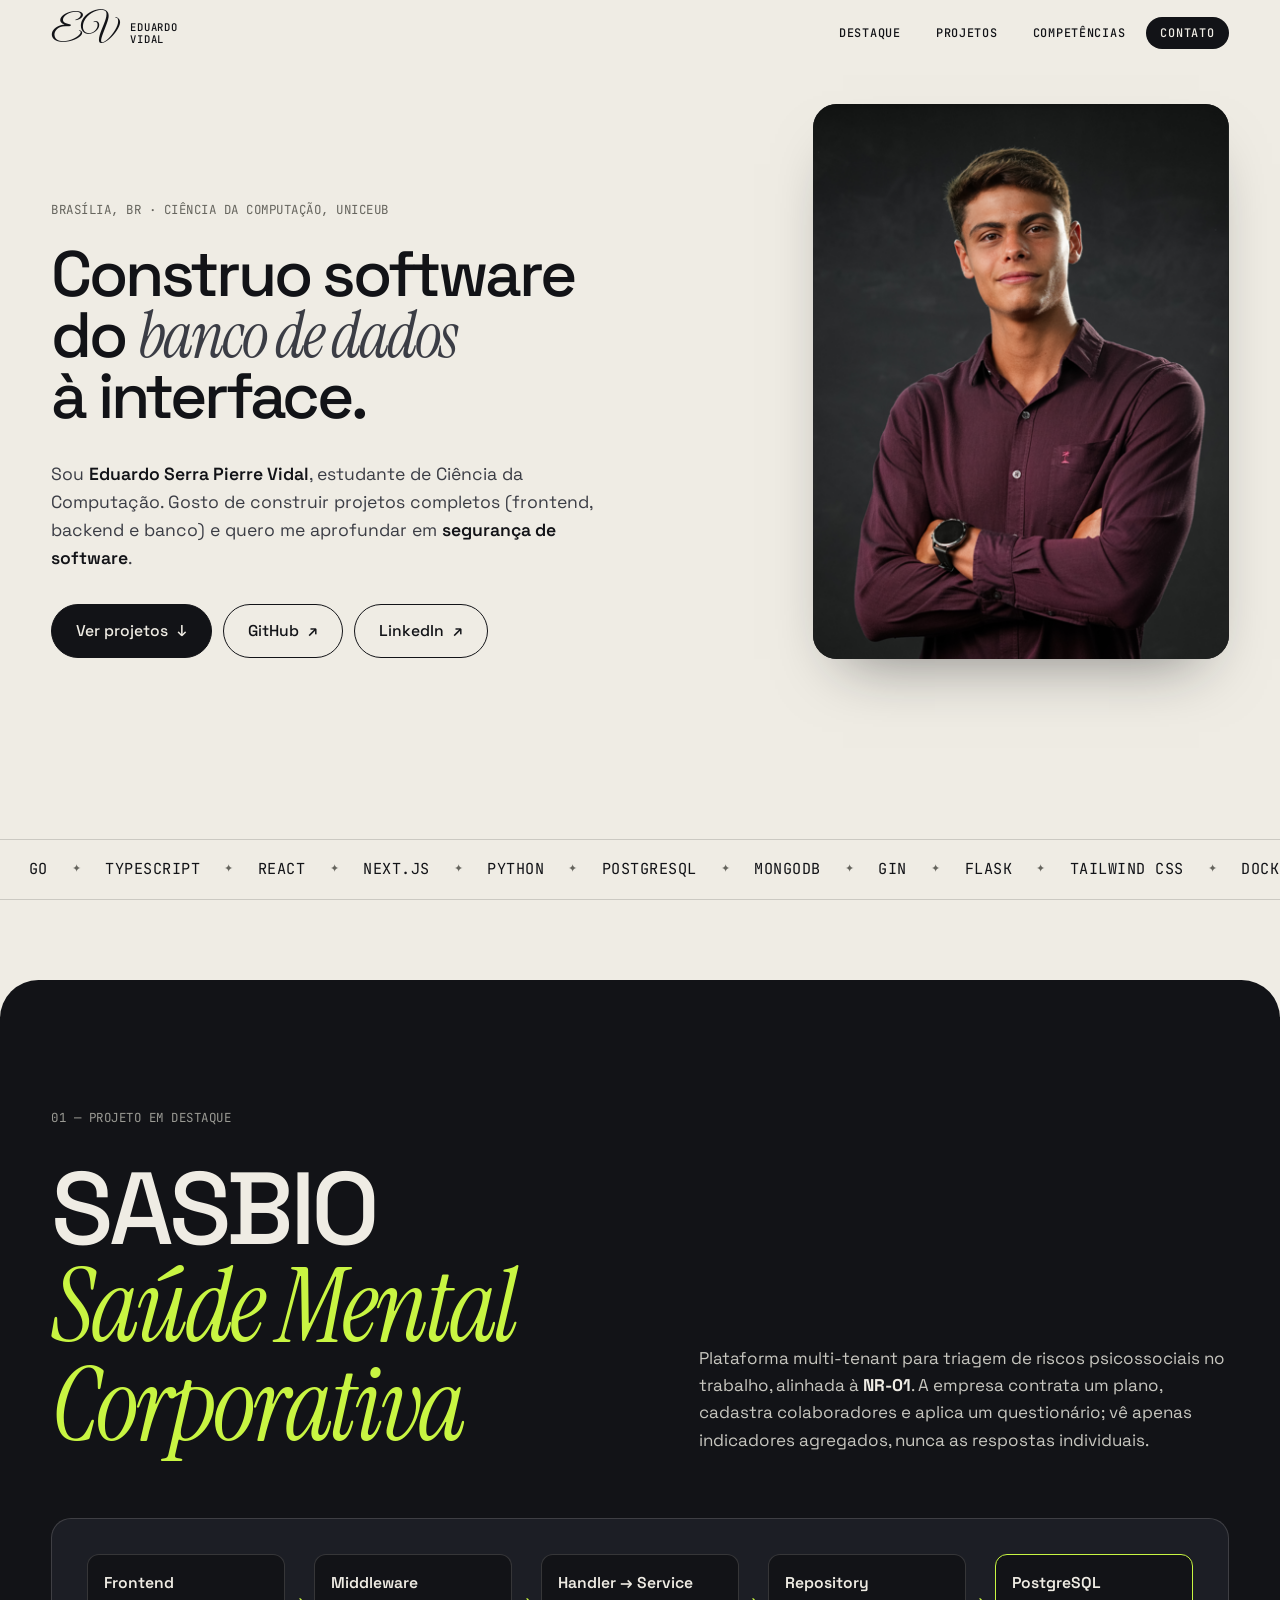
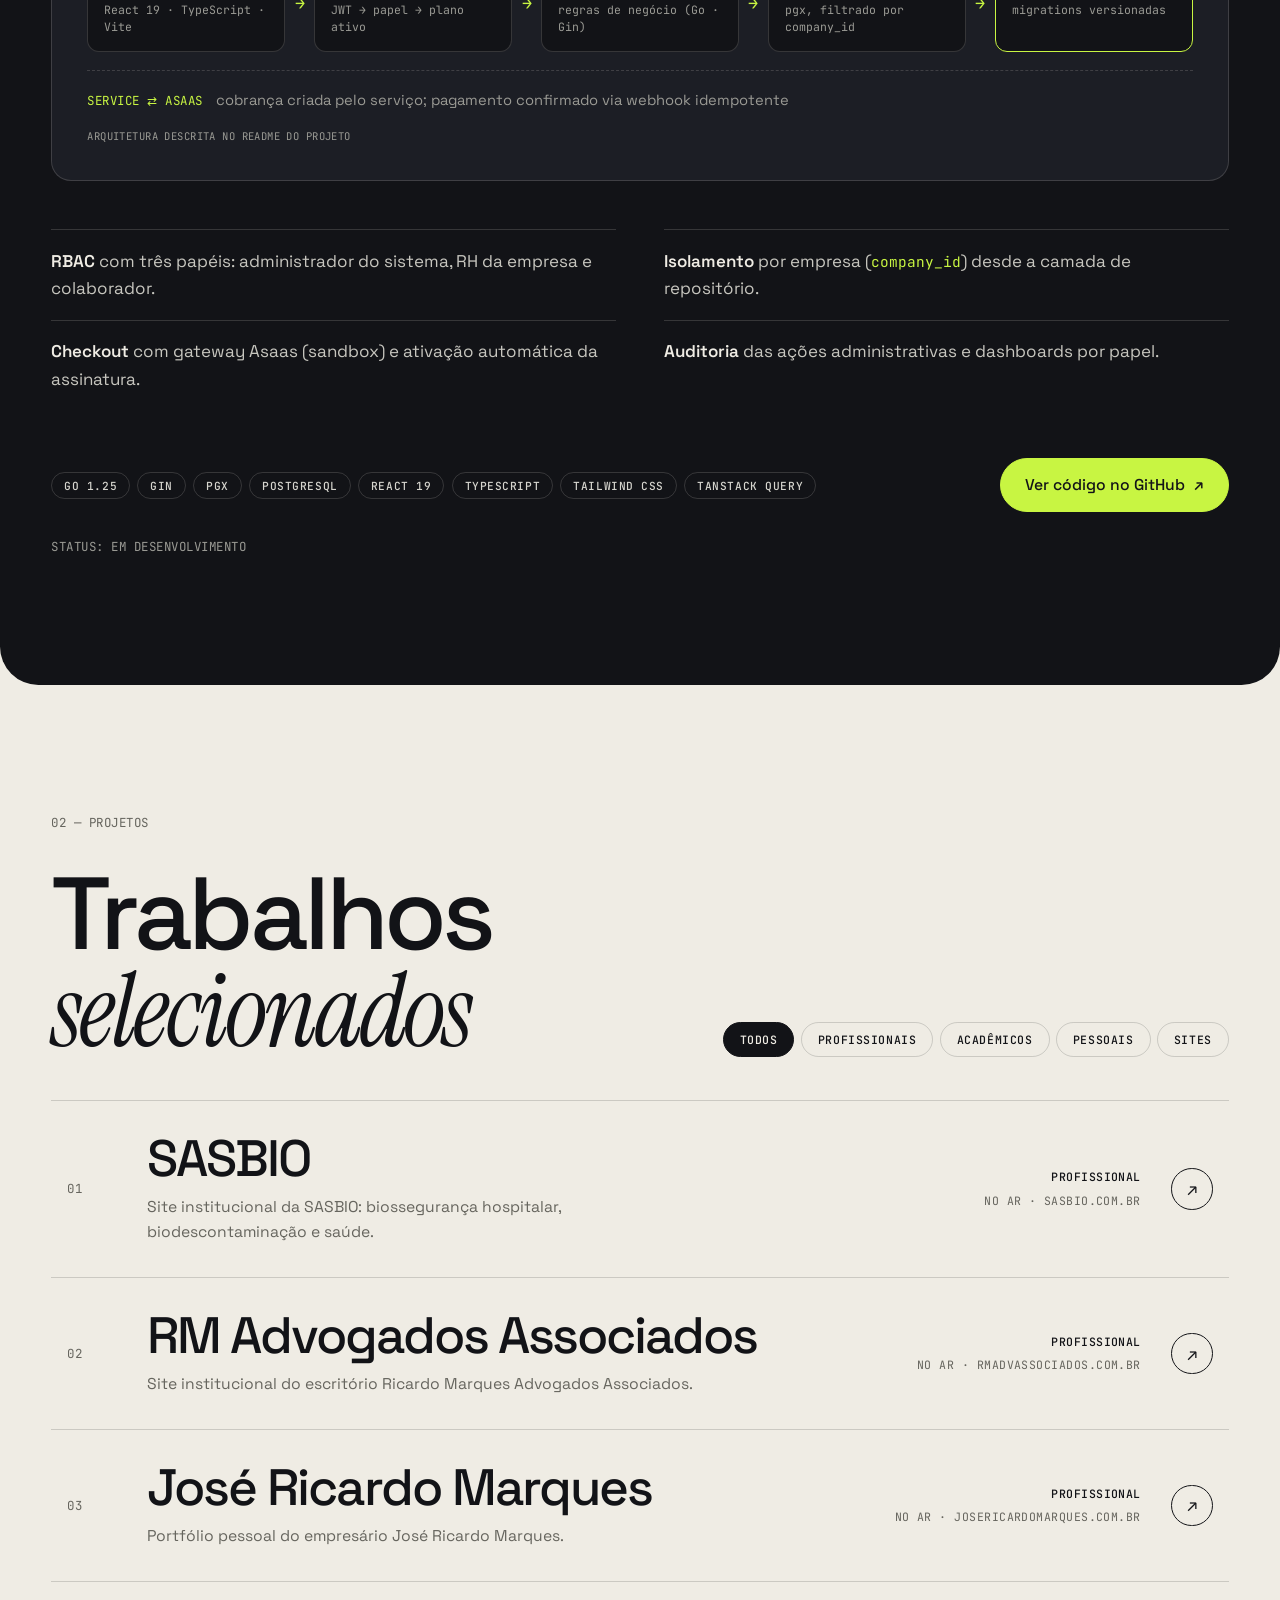
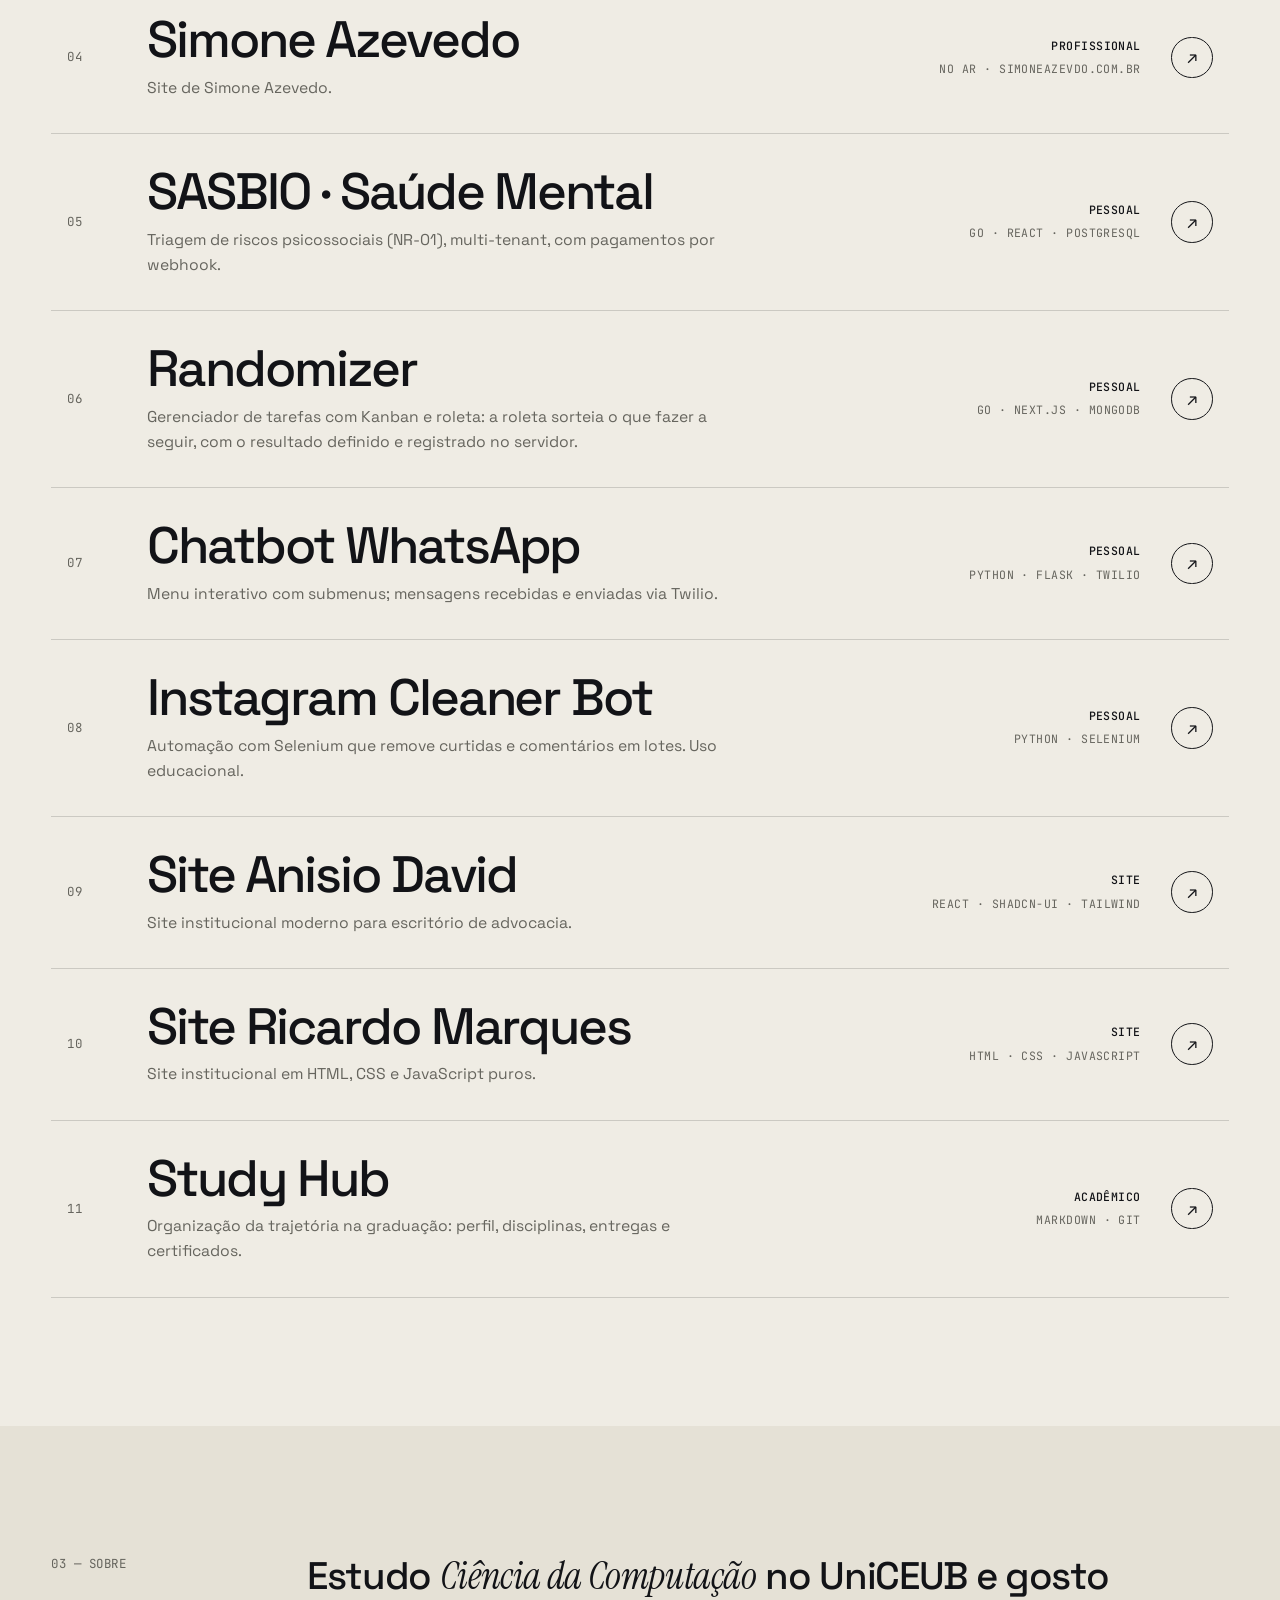
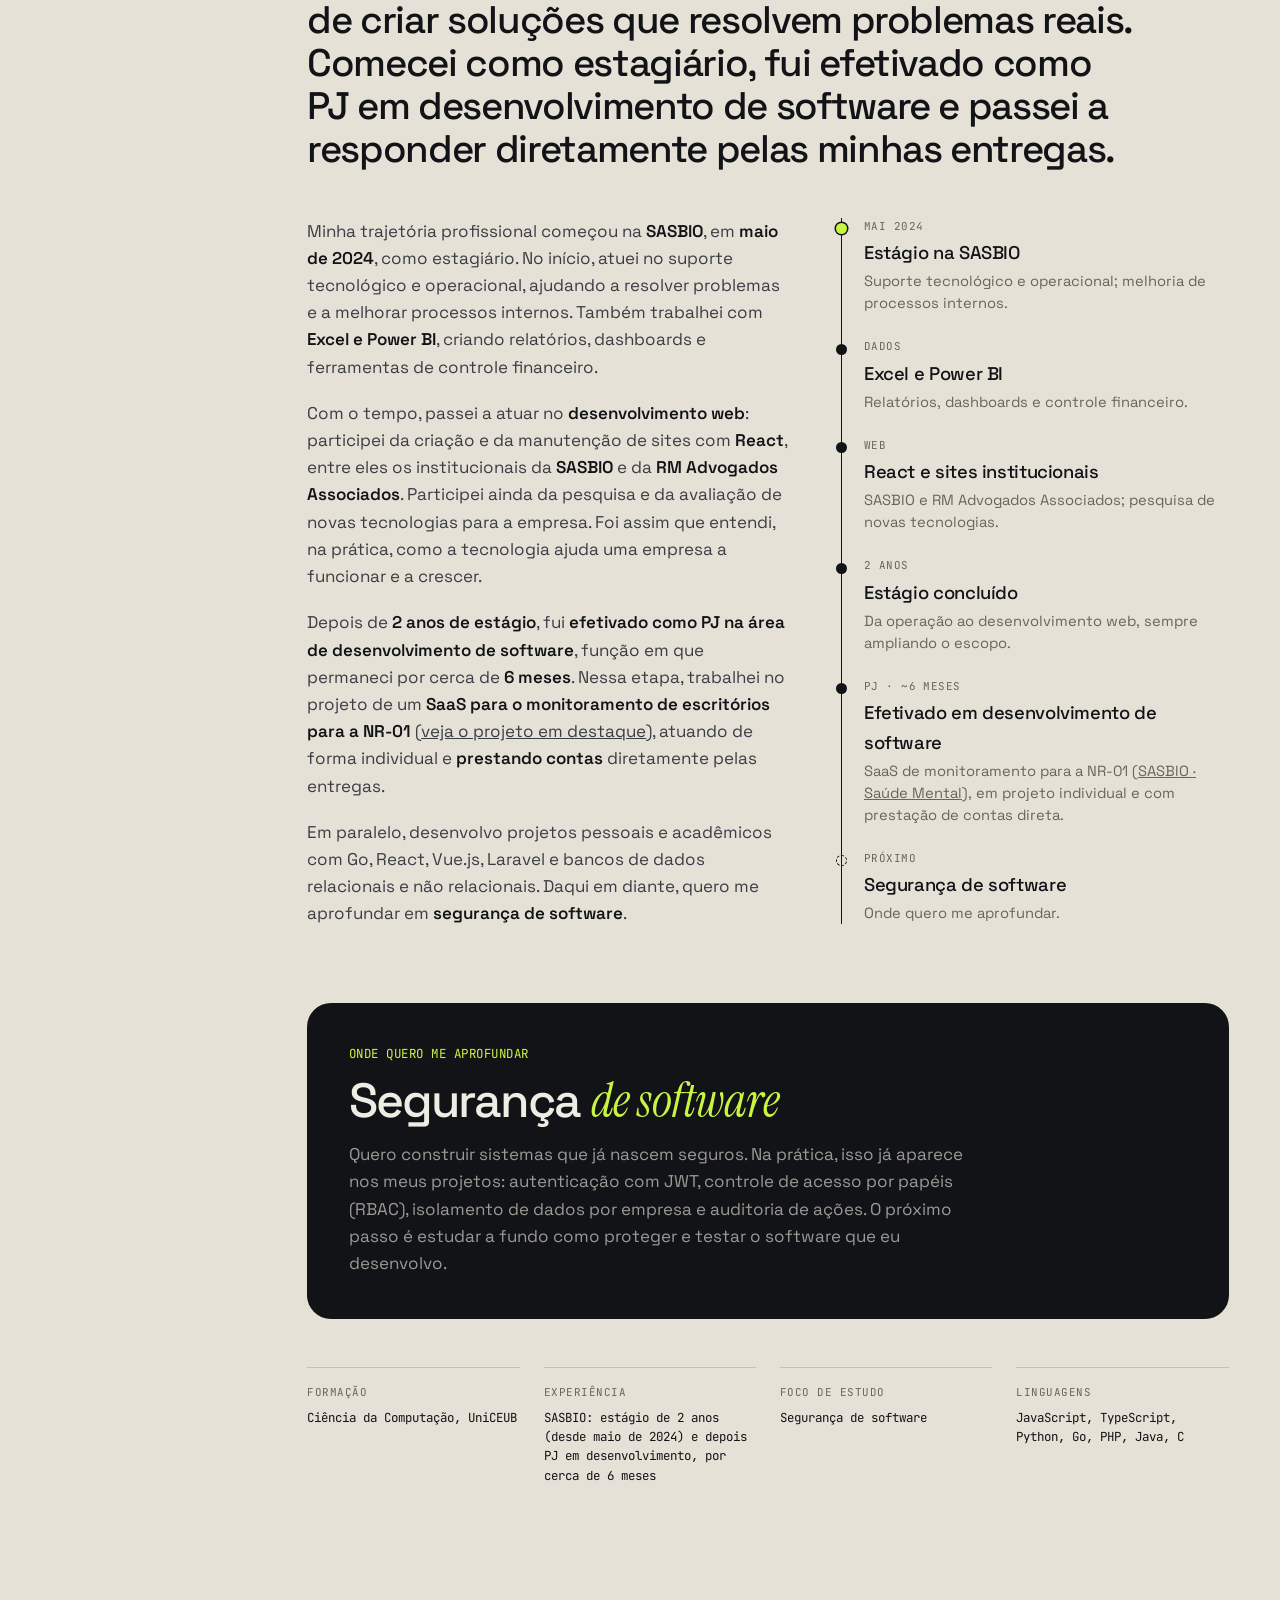
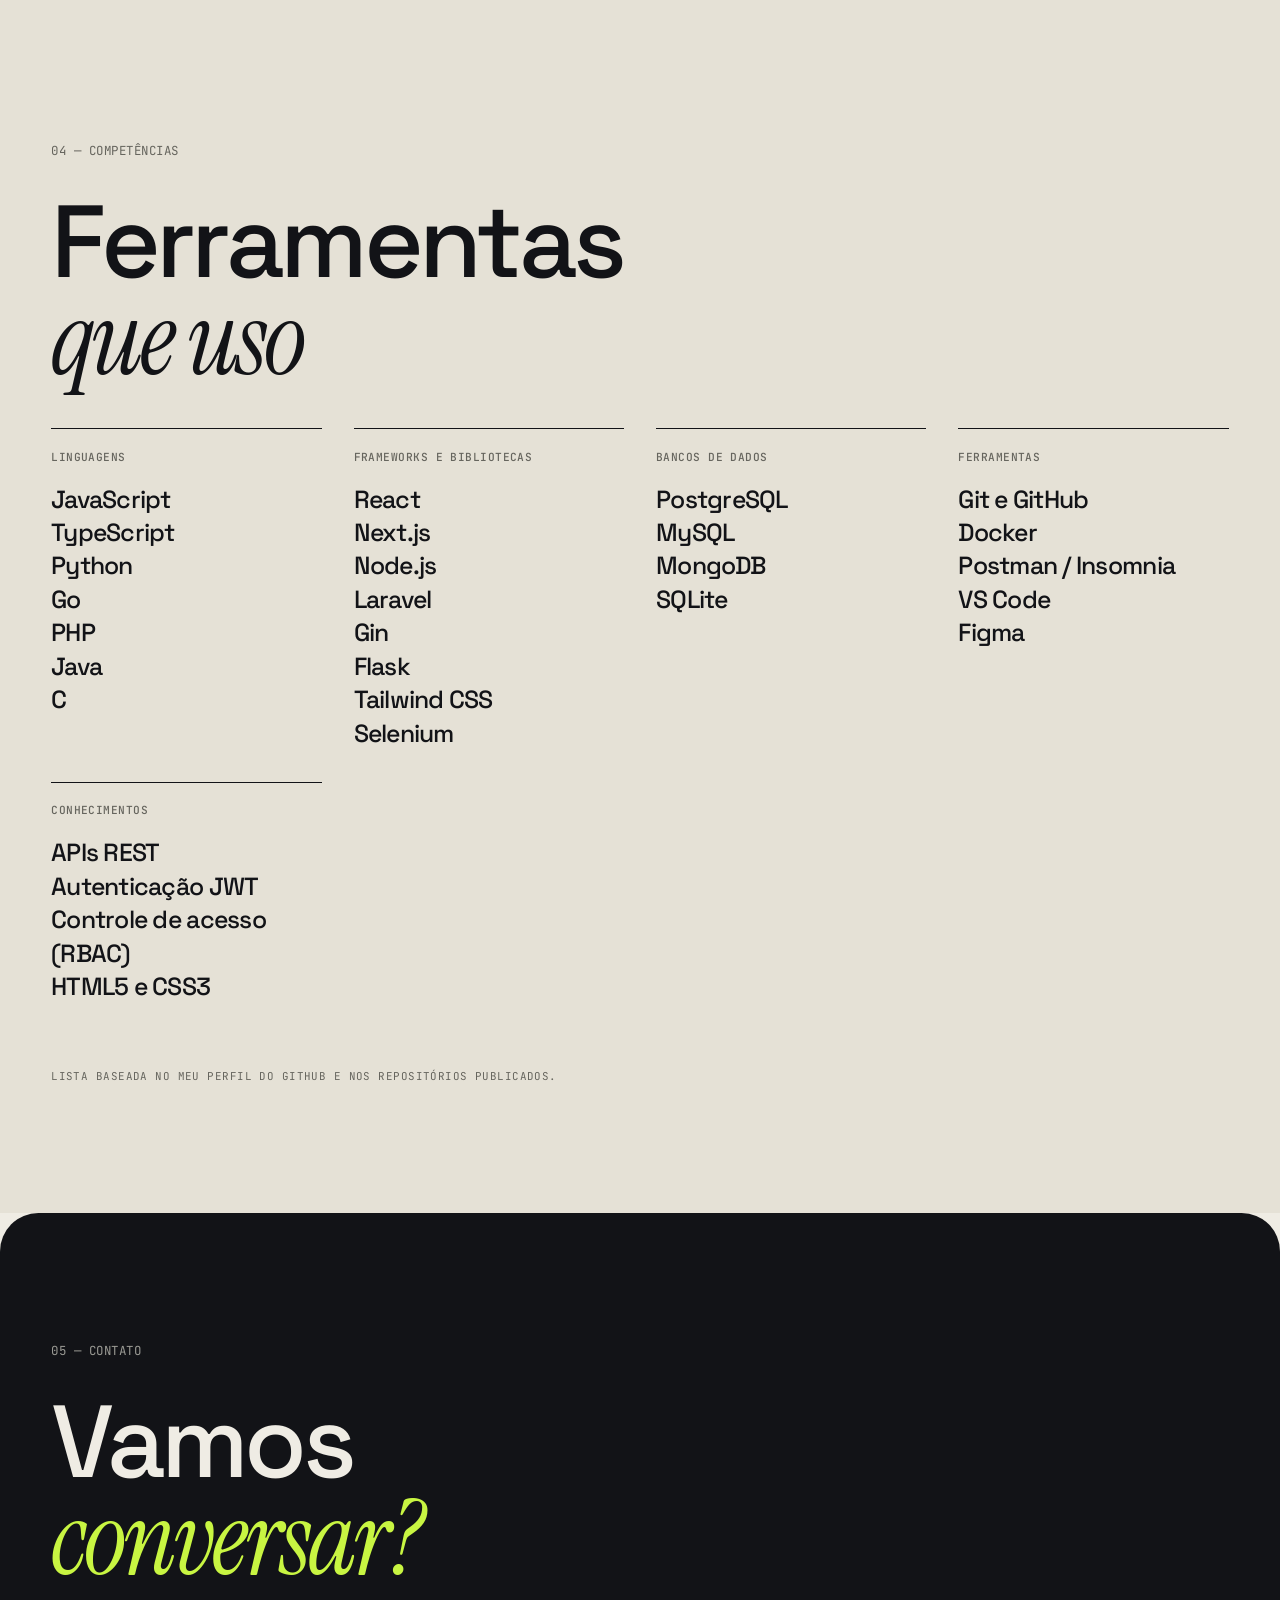
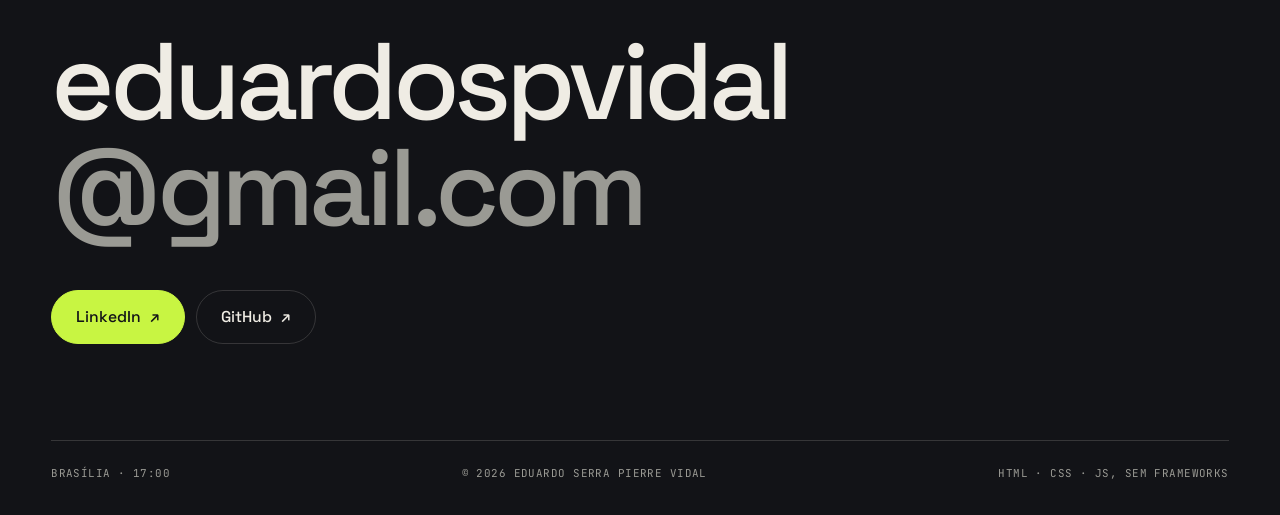
<file: index.html>
<!DOCTYPE html>
<html lang="pt-BR">
<head>
  <meta charset="UTF-8">
  <meta name="viewport" content="width=device-width, initial-scale=1">
  <title>Eduardo Vidal | Desenvolvimento de software</title>
  <meta name="description" content="Portfólio de Eduardo Serra Pierre Vidal, estudante de Ciência da Computação (UniCEUB) com foco em desenvolvimento de software e interesse em segurança de software.">
  <meta name="theme-color" content="#efece4">
  <meta property="og:title" content="Eduardo Vidal | Desenvolvimento de software">
  <meta property="og:description" content="Projetos em Go, React, Next.js, TypeScript e Python.">
  <meta property="og:type" content="website">
  <link rel="icon" href="data:image/svg+xml,%3Csvg xmlns='http://www.w3.org/2000/svg' viewBox='0 0 32 32'%3E%3Crect width='32' height='32' rx='7' fill='%23121317'/%3E%3Ctext x='16' y='22' font-family='monospace' font-size='15' font-weight='700' text-anchor='middle' fill='%23c8f542'%3EEV%3C/text%3E%3C/svg%3E">
  <link rel="preconnect" href="https://fonts.googleapis.com">
  <link rel="preconnect" href="https://fonts.gstatic.com" crossorigin>
  <link rel="stylesheet" href="https://fonts.googleapis.com/css2?family=Instrument+Serif:ital@0;1&family=Great+Vibes&family=JetBrains+Mono:wght@400;500&family=Space+Grotesk:wght@400;500;600;700&display=swap">
  <link rel="stylesheet" href="css/style.css">
  <script>document.documentElement.classList.add('js');</script>
  <script src="js/main.js" defer></script>
</head>
<body>
  <a class="skip-link" href="#conteudo">Ir para o conteúdo</a>
  <div class="progress" aria-hidden="true"></div>

  <div class="intro" aria-hidden="true">
    <p class="mono">eduardo.vidal <span class="intro-count">000</span></p>
  </div>

  <header class="site-header">
    <a class="logo" href="#inicio" aria-label="Eduardo Vidal, início"><span>EV</span><small>Eduardo<br>Vidal</small></a>
    <nav class="nav" aria-label="Navegação principal">
      <ul class="nav-links" id="menu">
        <li><a href="#destaque">Destaque</a></li>
        <li><a href="#projetos">Projetos</a></li>
        <li><a href="#competencias">Competências</a></li>
        <li><a class="nav-cta" href="#contato">Contato</a></li>
      </ul>
      <button class="menu-btn mono" type="button" aria-expanded="false" aria-controls="menu">Menu</button>
    </nav>
  </header>

  <main id="conteudo">
    <!-- HERO -->
    <section class="hero" id="inicio">
      <div class="hero-grid">
        <div class="hero-copy">
          <p class="mono eyebrow">Brasília, BR · Ciência da Computação, UniCEUB</p>
          <h1 aria-label="Construo software do banco de dados à interface.">
            <span class="line"><span>Construo software</span></span>
            <span class="line"><span>do <em>banco de dados</em></span></span>
            <span class="line"><span>à interface.</span></span>
          </h1>
          <p class="lead">Sou <strong>Eduardo Serra Pierre Vidal</strong>, estudante de Ciência da Computação. Gosto de construir projetos completos (frontend, backend e banco) e quero me aprofundar em <strong>segurança de software</strong>.</p>
          <div class="cta-row">
            <a class="pill pill-solid magnetic" href="#projetos">Ver projetos <span aria-hidden="true">↓</span></a>
            <a class="pill magnetic" href="https://github.com/eduspv" target="_blank" rel="noopener">GitHub <span aria-hidden="true">↗</span></a>
            <a class="pill magnetic" href="https://www.linkedin.com/in/eduardo-s-p-vidal/" target="_blank" rel="noopener">LinkedIn <span aria-hidden="true">↗</span></a>
          </div>
        </div>

        <div class="hero-side">
        <figure class="portrait">
          <img src="assets/images/retrato.png" alt="Retrato de Eduardo Serra Pierre Vidal" width="422" height="616" fetchpriority="high">
        </figure>
        </div>
      </div>

      <div class="marquee" aria-label="Tecnologias utilizadas">
        <div class="marquee-track mono" aria-hidden="true">
          <span>Go</span><span>TypeScript</span><span>React</span><span>Next.js</span><span>Python</span><span>PostgreSQL</span><span>MongoDB</span><span>Gin</span><span>Flask</span><span>Tailwind CSS</span><span>Docker</span><span>Git</span>
          <span>Go</span><span>TypeScript</span><span>React</span><span>Next.js</span><span>Python</span><span>PostgreSQL</span><span>MongoDB</span><span>Gin</span><span>Flask</span><span>Tailwind CSS</span><span>Docker</span><span>Git</span>
        </div>
      </div>
    </section>

    <!-- DESTAQUE -->
    <section class="feature" id="destaque">
      <div class="wrap">
        <p class="mono label reveal">01 — Projeto em destaque</p>
        <div class="feature-head reveal">
          <h2>SASBIO<br><em>Saúde Mental Corporativa</em></h2>
          <p>Plataforma multi-tenant para triagem de riscos psicossociais no trabalho, alinhada à <strong>NR-01</strong>. A empresa contrata um plano, cadastra colaboradores e aplica um questionário; vê apenas indicadores agregados, nunca as respostas individuais.</p>
        </div>

        <figure class="arch reveal" aria-label="Diagrama da arquitetura da plataforma">
          <div class="arch-row">
            <div class="node"><b>Frontend</b><span>React 19 · TypeScript · Vite</span></div>
            <i class="arrow" aria-hidden="true">→</i>
            <div class="node"><b>Middleware</b><span>JWT → papel → plano ativo</span></div>
            <i class="arrow" aria-hidden="true">→</i>
            <div class="node"><b>Handler → Service</b><span>regras de negócio (Go · Gin)</span></div>
            <i class="arrow" aria-hidden="true">→</i>
            <div class="node"><b>Repository</b><span>pgx, filtrado por company_id</span></div>
            <i class="arrow" aria-hidden="true">→</i>
            <div class="node node-db"><b>PostgreSQL</b><span>migrations versionadas</span></div>
          </div>
          <div class="arch-side"><span class="mono">Service ⇄ Asaas</span> cobrança criada pelo serviço; pagamento confirmado via webhook idempotente</div>
          <figcaption class="mono">Arquitetura descrita no README do projeto</figcaption>
        </figure>

        <ul class="feature-list reveal">
          <li><b>RBAC</b> com três papéis: administrador do sistema, RH da empresa e colaborador.</li>
          <li><b>Isolamento</b> por empresa (<code>company_id</code>) desde a camada de repositório.</li>
          <li><b>Checkout</b> com gateway Asaas (sandbox) e ativação automática da assinatura.</li>
          <li><b>Auditoria</b> das ações administrativas e dashboards por papel.</li>
        </ul>

        <div class="feature-foot reveal">
          <p class="tags"><span>Go 1.25</span><span>Gin</span><span>pgx</span><span>PostgreSQL</span><span>React 19</span><span>TypeScript</span><span>Tailwind CSS</span><span>TanStack Query</span></p>
          <a class="pill pill-lime magnetic" href="https://github.com/eduspv/Plataforma-Saude-Mental" target="_blank" rel="noopener">Ver código no GitHub <span aria-hidden="true">↗</span></a>
        </div>
        <p class="mono status reveal">Status: em desenvolvimento</p>
      </div>
    </section>

    <!-- PROJETOS -->
    <section class="works" id="projetos">
      <div class="wrap">
        <p class="mono label reveal">02 — Projetos</p>
        <div class="works-head reveal">
          <h2>Trabalhos<br><em>selecionados</em></h2>
          <div class="filters" role="group" aria-label="Filtrar projetos" hidden>
            <button type="button" data-f="todos" aria-pressed="true">Todos</button>
            <button type="button" data-f="profissional" aria-pressed="false">Profissionais</button>
            <button type="button" data-f="academico" aria-pressed="false">Acadêmicos</button>
            <button type="button" data-f="pessoal" aria-pressed="false">Pessoais</button>
            <button type="button" data-f="site" aria-pressed="false">Sites</button>
          </div>
        </div>

        <ol class="rows">
          <li class="row reveal" data-cat="profissional">
            <a href="https://www.sasbio.com.br" target="_blank" rel="noopener">
              <span class="row-n mono">01</span>
              <span class="row-main"><span class="row-title">SASBIO</span><span class="row-desc">Site institucional da SASBIO: biossegurança hospitalar, biodescontaminação e saúde.</span></span>
              <span class="row-meta mono"><span class="row-cat">Profissional</span><span>No ar · sasbio.com.br</span></span>
              <span class="row-go" aria-hidden="true">↗</span>
            </a>
          </li>
          <li class="row reveal" data-cat="profissional">
            <a href="https://rmadvassociados.com.br" target="_blank" rel="noopener">
              <span class="row-n mono">02</span>
              <span class="row-main"><span class="row-title">RM Advogados Associados</span><span class="row-desc">Site institucional do escritório Ricardo Marques Advogados Associados.</span></span>
              <span class="row-meta mono"><span class="row-cat">Profissional</span><span>No ar · rmadvassociados.com.br</span></span>
              <span class="row-go" aria-hidden="true">↗</span>
            </a>
          </li>
          <li class="row reveal" data-cat="profissional">
            <a href="https://www.josericardomarques.com.br" target="_blank" rel="noopener">
              <span class="row-n mono">03</span>
              <span class="row-main"><span class="row-title">José Ricardo Marques</span><span class="row-desc">Portfólio pessoal do empresário José Ricardo Marques.</span></span>
              <span class="row-meta mono"><span class="row-cat">Profissional</span><span>No ar · josericardomarques.com.br</span></span>
              <span class="row-go" aria-hidden="true">↗</span>
            </a>
          </li>
          <li class="row reveal" data-cat="profissional">
            <a href="https://www.simoneazevdo.com.br" target="_blank" rel="noopener">
              <span class="row-n mono">04</span>
              <span class="row-main"><span class="row-title">Simone Azevedo</span><span class="row-desc">Site de Simone Azevedo.</span></span>
              <span class="row-meta mono"><span class="row-cat">Profissional</span><span>No ar · simoneazevdo.com.br</span></span>
              <span class="row-go" aria-hidden="true">↗</span>
            </a>
          </li>
          <li class="row reveal" data-cat="pessoal">
            <a href="https://github.com/eduspv/Plataforma-Saude-Mental" target="_blank" rel="noopener">
              <span class="row-n mono">05</span>
              <span class="row-main"><span class="row-title">SASBIO · Saúde Mental</span><span class="row-desc">Triagem de riscos psicossociais (NR-01), multi-tenant, com pagamentos por webhook.</span></span>
              <span class="row-meta mono"><span class="row-cat">Pessoal</span><span>Go · React · PostgreSQL</span></span>
              <span class="row-go" aria-hidden="true">↗</span>
            </a>
          </li>
          <li class="row reveal" data-cat="pessoal">
            <a href="https://github.com/eduspv/roullete" target="_blank" rel="noopener">
              <span class="row-n mono">06</span>
              <span class="row-main"><span class="row-title">Randomizer</span><span class="row-desc">Gerenciador de tarefas com Kanban e roleta: a roleta sorteia o que fazer a seguir, com o resultado definido e registrado no servidor.</span></span>
              <span class="row-meta mono"><span class="row-cat">Pessoal</span><span>Go · Next.js · MongoDB</span></span>
              <span class="row-go" aria-hidden="true">↗</span>
            </a>
          </li>
          <li class="row reveal" data-cat="pessoal">
            <a href="https://github.com/eduspv/Chatbot-Whatsapp" target="_blank" rel="noopener">
              <span class="row-n mono">07</span>
              <span class="row-main"><span class="row-title">Chatbot WhatsApp</span><span class="row-desc">Menu interativo com submenus; mensagens recebidas e enviadas via Twilio.</span></span>
              <span class="row-meta mono"><span class="row-cat">Pessoal</span><span>Python · Flask · Twilio</span></span>
              <span class="row-go" aria-hidden="true">↗</span>
            </a>
          </li>
          <li class="row reveal" data-cat="pessoal">
            <a href="https://github.com/eduspv/Deleting-Instagram-Bot" target="_blank" rel="noopener">
              <span class="row-n mono">08</span>
              <span class="row-main"><span class="row-title">Instagram Cleaner Bot</span><span class="row-desc">Automação com Selenium que remove curtidas e comentários em lotes. Uso educacional.</span></span>
              <span class="row-meta mono"><span class="row-cat">Pessoal</span><span>Python · Selenium</span></span>
              <span class="row-go" aria-hidden="true">↗</span>
            </a>
          </li>
          <li class="row reveal" data-cat="site">
            <a href="https://github.com/eduspv/Anisio-David-Website" target="_blank" rel="noopener">
              <span class="row-n mono">09</span>
              <span class="row-main"><span class="row-title">Site Anisio David</span><span class="row-desc">Site institucional moderno para escritório de advocacia.</span></span>
              <span class="row-meta mono"><span class="row-cat">Site</span><span>React · shadcn-ui · Tailwind</span></span>
              <span class="row-go" aria-hidden="true">↗</span>
            </a>
          </li>
          <li class="row reveal" data-cat="site">
            <a href="https://github.com/eduspv/Site-Ricardo-Marques" target="_blank" rel="noopener">
              <span class="row-n mono">10</span>
              <span class="row-main"><span class="row-title">Site Ricardo Marques</span><span class="row-desc">Site institucional em HTML, CSS e JavaScript puros.</span></span>
              <span class="row-meta mono"><span class="row-cat">Site</span><span>HTML · CSS · JavaScript</span></span>
              <span class="row-go" aria-hidden="true">↗</span>
            </a>
          </li>
          <li class="row reveal" data-cat="academico">
            <a href="https://github.com/eduspv/Study-Hub-Eduardo-Vidal-" target="_blank" rel="noopener">
              <span class="row-n mono">11</span>
              <span class="row-main"><span class="row-title">Study Hub</span><span class="row-desc">Organização da trajetória na graduação: perfil, disciplinas, entregas e certificados.</span></span>
              <span class="row-meta mono"><span class="row-cat">Acadêmico</span><span>Markdown · Git</span></span>
              <span class="row-go" aria-hidden="true">↗</span>
            </a>
          </li>
        </ol>
      </div>
    </section>

    <!-- SOBRE -->
    <section class="about" id="sobre">
      <div class="wrap about-grid">
        <p class="mono label reveal">03 — Sobre</p>
        <div class="reveal">
          <p class="about-big">Estudo <em>Ciência da Computação</em> no UniCEUB e gosto de criar soluções que resolvem problemas reais. Comecei como estagiário, fui efetivado como PJ em desenvolvimento de software e passei a responder diretamente pelas minhas entregas.</p>

          <div class="about-cols">
            <div class="about-text">
              <p>Minha trajetória profissional começou na <strong>SASBIO</strong>, em <strong>maio de 2024</strong>, como estagiário. No início, atuei no suporte tecnológico e operacional, ajudando a resolver problemas e a melhorar processos internos. Também trabalhei com <strong>Excel e Power BI</strong>, criando relatórios, dashboards e ferramentas de controle financeiro.</p>
              <p>Com o tempo, passei a atuar no <strong>desenvolvimento web</strong>: participei da criação e da manutenção de sites com <strong>React</strong>, entre eles os institucionais da <strong>SASBIO</strong> e da <strong>RM Advogados Associados</strong>. Participei ainda da pesquisa e da avaliação de novas tecnologias para a empresa. Foi assim que entendi, na prática, como a tecnologia ajuda uma empresa a funcionar e a crescer.</p>
              <p>Depois de <strong>2 anos de estágio</strong>, fui <strong>efetivado como PJ na área de desenvolvimento de software</strong>, função em que permaneci por cerca de <strong>6 meses</strong>. Nessa etapa, trabalhei no projeto de um <strong>SaaS para o monitoramento de escritórios para a NR-01</strong> (<a href="#destaque">veja o projeto em destaque</a>), atuando de forma individual e <strong>prestando contas</strong> diretamente pelas entregas.</p>
              <p>Em paralelo, desenvolvo projetos pessoais e acadêmicos com Go, React, Vue.js, Laravel e bancos de dados relacionais e não relacionais. Daqui em diante, quero me aprofundar em <strong>segurança de software</strong>.</p>
            </div>

            <ol class="path" aria-label="Evolução profissional">
              <li><span class="mono path-when">Mai 2024</span><b>Estágio na SASBIO</b><span>Suporte tecnológico e operacional; melhoria de processos internos.</span></li>
              <li><span class="mono path-when">Dados</span><b>Excel e Power BI</b><span>Relatórios, dashboards e controle financeiro.</span></li>
              <li><span class="mono path-when">Web</span><b>React e sites institucionais</b><span>SASBIO e RM Advogados Associados; pesquisa de novas tecnologias.</span></li>
              <li><span class="mono path-when">2 anos</span><b>Estágio concluído</b><span>Da operação ao desenvolvimento web, sempre ampliando o escopo.</span></li>
              <li><span class="mono path-when">PJ · ~6 meses</span><b>Efetivado em desenvolvimento de software</b><span>SaaS de monitoramento para a NR-01 (<a href="#destaque">SASBIO · Saúde Mental</a>), em projeto individual e com prestação de contas direta.</span></li>
              <li class="path-next"><span class="mono path-when">Próximo</span><b>Segurança de software</b><span>Onde quero me aprofundar.</span></li>
            </ol>
          </div>

          <aside class="focus reveal" aria-label="Foco de aprofundamento">
            <p class="mono">Onde quero me aprofundar</p>
            <h3>Segurança <em>de software</em></h3>
            <p>Quero construir sistemas que já nascem seguros. Na prática, isso já aparece nos meus projetos: autenticação com JWT, controle de acesso por papéis (RBAC), isolamento de dados por empresa e auditoria de ações. O próximo passo é estudar a fundo como proteger e testar o software que eu desenvolvo.</p>
          </aside>

          <dl class="facts mono">
            <div><dt>Formação</dt><dd>Ciência da Computação, UniCEUB</dd></div>
            <div><dt>Experiência</dt><dd>SASBIO: estágio de 2 anos (desde maio de 2024) e depois PJ em desenvolvimento, por cerca de 6 meses</dd></div>
            <div><dt>Foco de estudo</dt><dd>Segurança de software</dd></div>
            <div><dt>Linguagens</dt><dd>JavaScript, TypeScript, Python, Go, PHP, Java, C</dd></div>
          </dl>
        </div>
      </div>
    </section>

    <!-- COMPETÊNCIAS -->
    <section class="skills" id="competencias">
      <div class="wrap">
        <p class="mono label reveal">04 — Competências</p>
        <h2 class="reveal">Ferramentas<br><em>que uso</em></h2>
        <div class="skill-grid">
          <div class="skill reveal"><h3 class="mono">Linguagens</h3><ul><li>JavaScript</li><li>TypeScript</li><li>Python</li><li>Go</li><li>PHP</li><li>Java</li><li>C</li></ul></div>
          <div class="skill reveal"><h3 class="mono">Frameworks e bibliotecas</h3><ul><li>React</li><li>Next.js</li><li>Node.js</li><li>Laravel</li><li>Gin</li><li>Flask</li><li>Tailwind CSS</li><li>Selenium</li></ul></div>
          <div class="skill reveal"><h3 class="mono">Bancos de dados</h3><ul><li>PostgreSQL</li><li>MySQL</li><li>MongoDB</li><li>SQLite</li></ul></div>
          <div class="skill reveal"><h3 class="mono">Ferramentas</h3><ul><li>Git e GitHub</li><li>Docker</li><li>Postman / Insomnia</li><li>VS Code</li><li>Figma</li></ul></div>
          <div class="skill reveal"><h3 class="mono">Conhecimentos</h3><ul><li>APIs REST</li><li>Autenticação JWT</li><li>Controle de acesso (RBAC)</li><li>HTML5 e CSS3</li></ul></div>
        </div>
        <p class="mono note reveal">Lista baseada no meu perfil do GitHub e nos repositórios publicados.</p>
      </div>
    </section>
  </main>

  <!-- CONTATO -->
  <footer class="contact" id="contato">
    <div class="wrap">
      <p class="mono label">05 — Contato</p>
      <h2>Vamos<br><em>conversar?</em></h2>
      <a class="mail" href="mailto:eduardospvidal@gmail.com"><span>eduardospvidal</span><span>@gmail.com</span></a>
      <div class="contact-row">
        <a class="pill pill-lime magnetic" href="https://www.linkedin.com/in/eduardo-s-p-vidal/" target="_blank" rel="noopener">LinkedIn <span aria-hidden="true">↗</span></a>
        <a class="pill pill-ghost magnetic" href="https://github.com/eduspv" target="_blank" rel="noopener">GitHub <span aria-hidden="true">↗</span></a>
      </div>
      <div class="foot mono">
        <span>Brasília · <time id="clock">--:--</time></span>
        <span>© <span id="ano">2026</span> Eduardo Serra Pierre Vidal</span>
        <span>HTML · CSS · JS, sem frameworks</span>
      </div>
    </div>
  </footer>
</body>
</html>
</file>
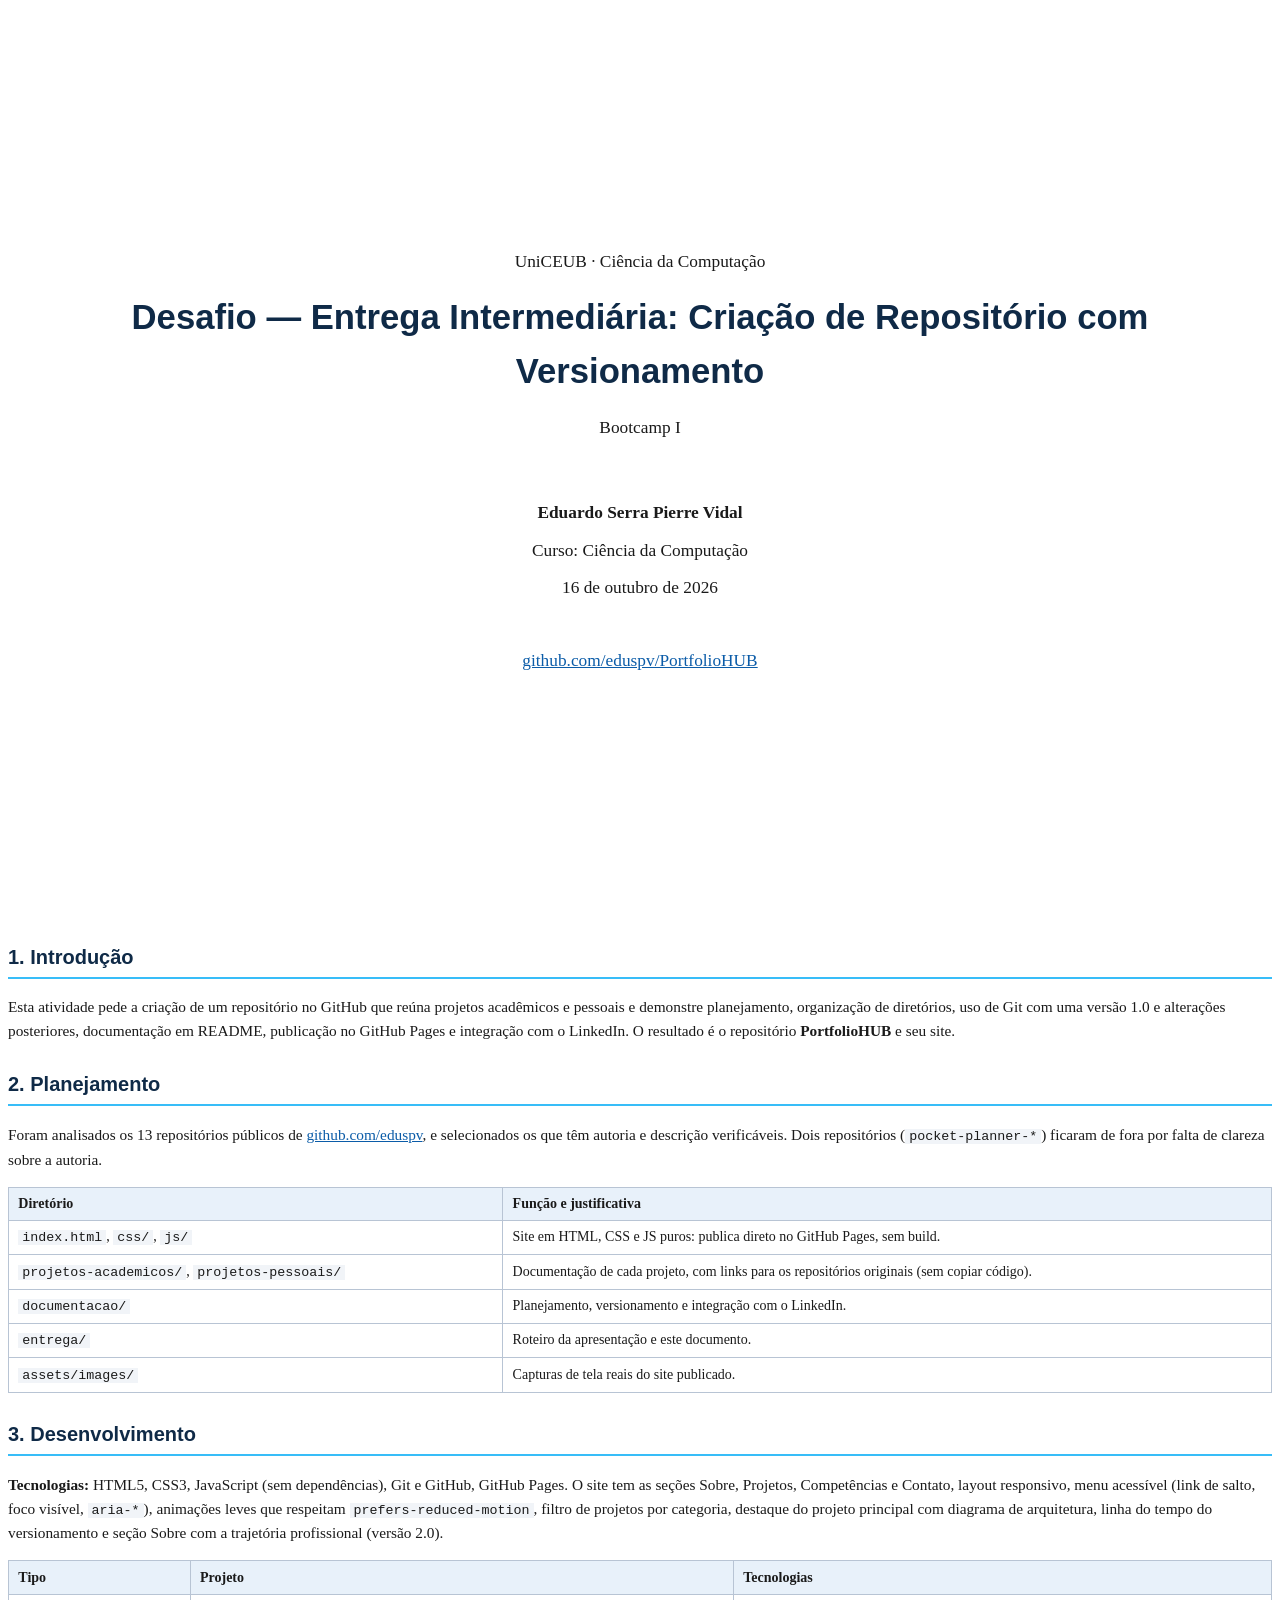
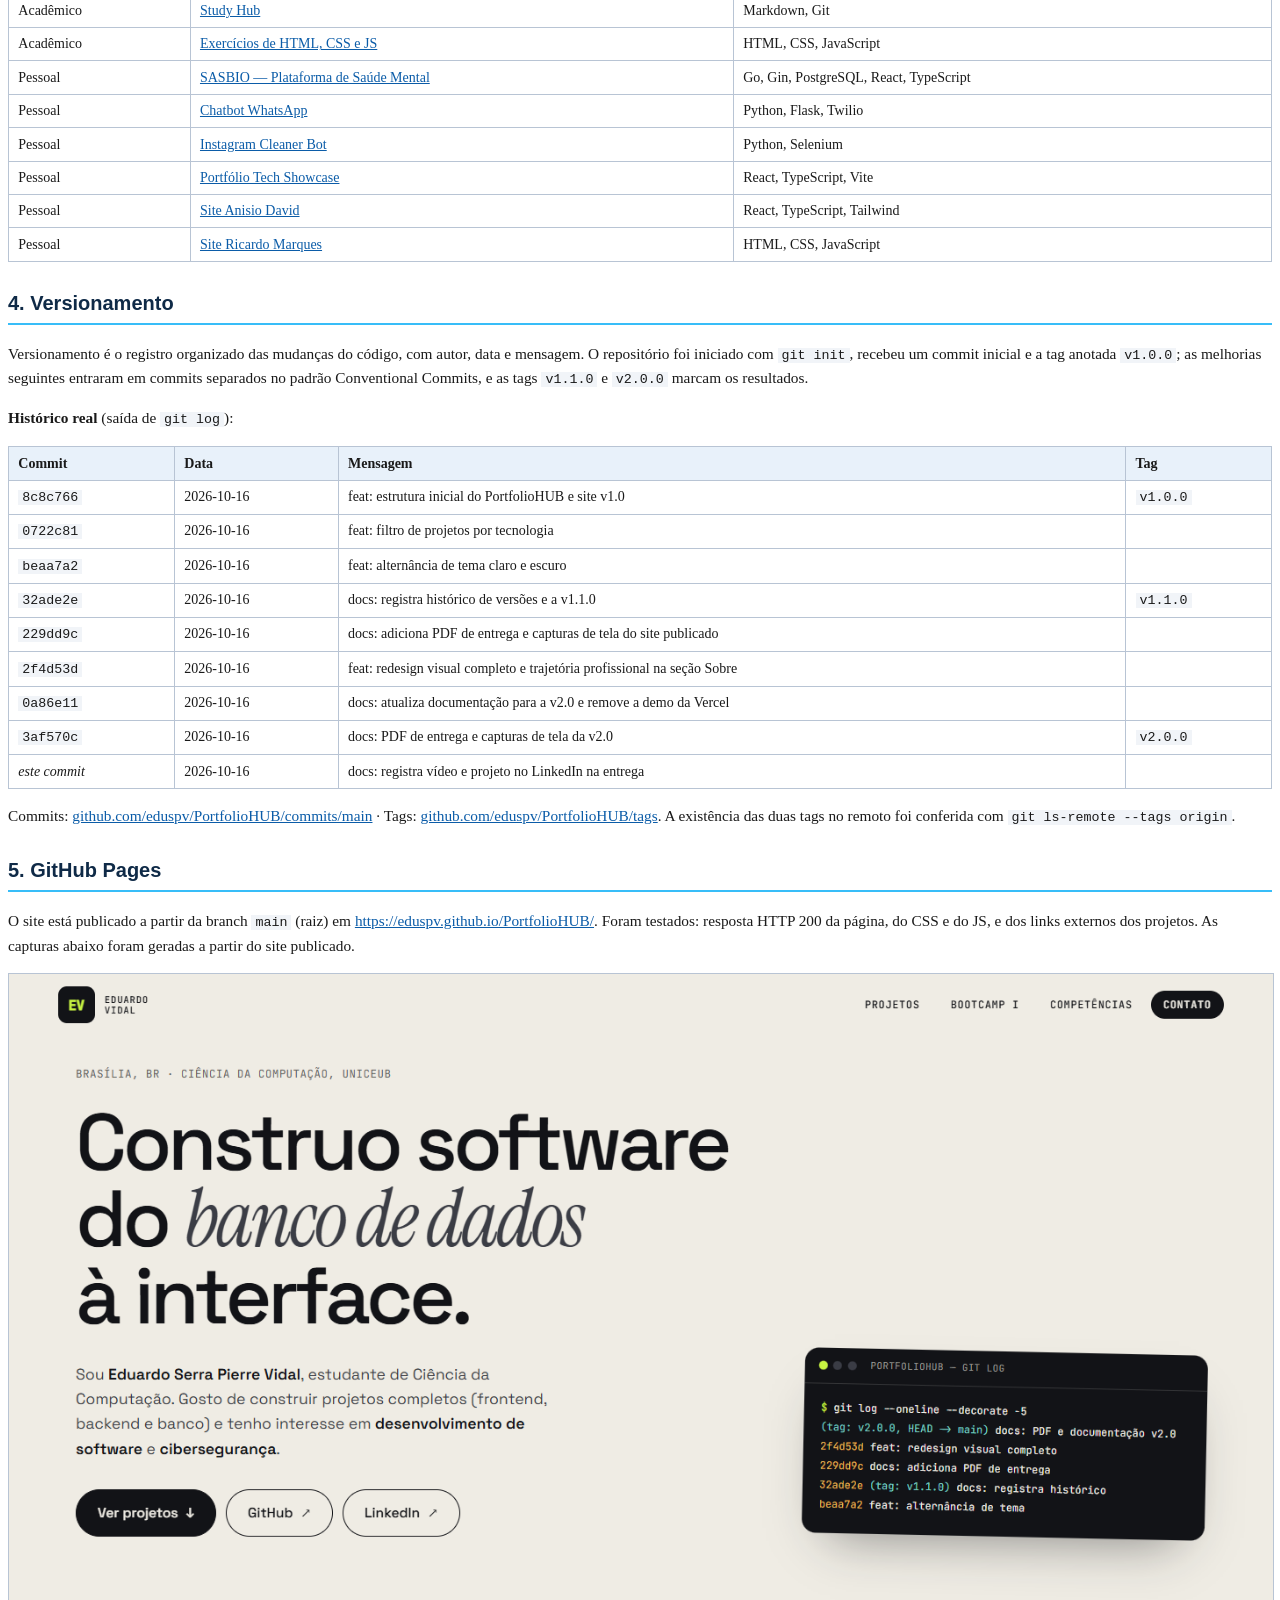
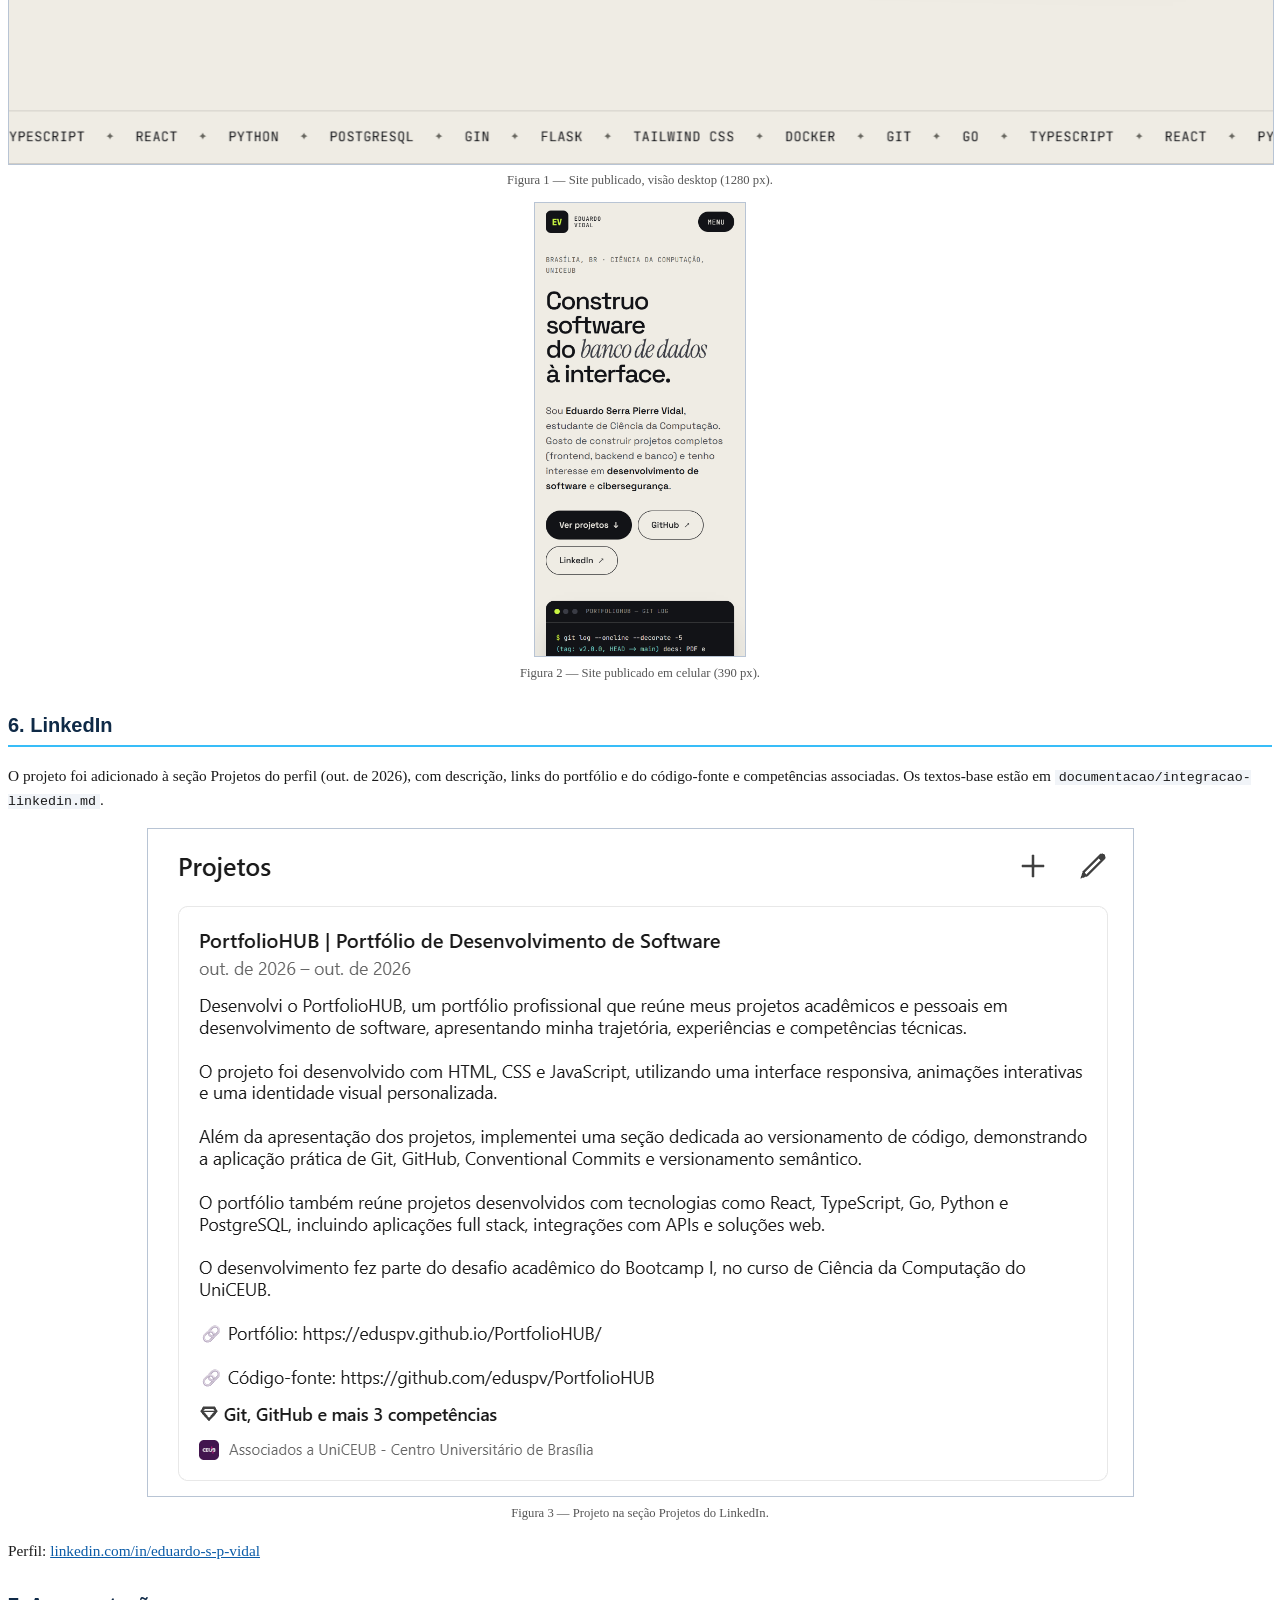
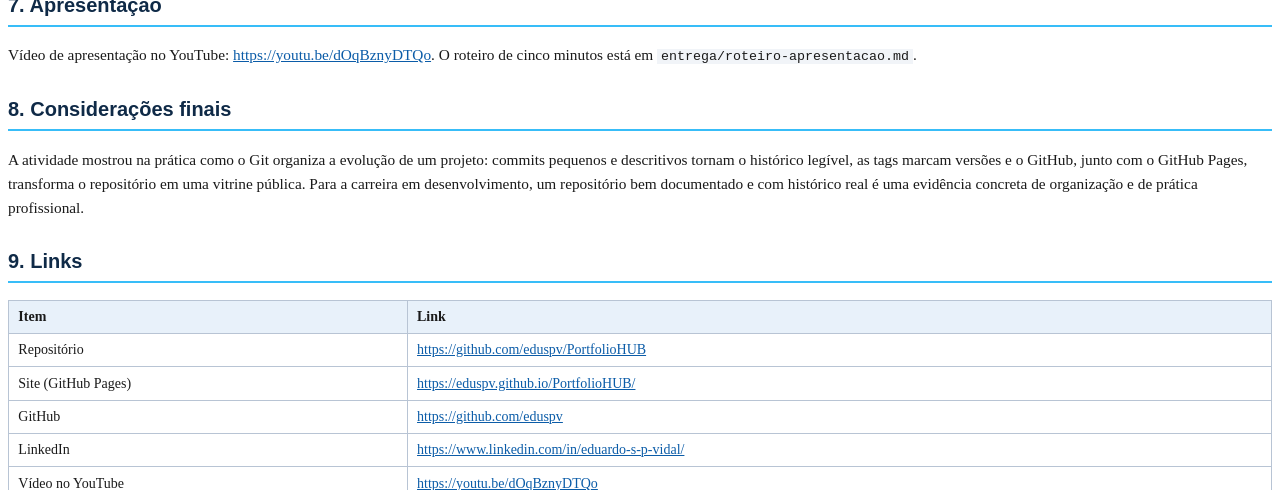
<file: entrega/documento-entrega.html>
<!DOCTYPE html>
<html lang="pt-BR">
<head>
<meta charset="UTF-8">
<title>Entrega Intermediária — PortfolioHUB — Eduardo Vidal</title>
<style>
  @page { size: A4; margin: 2.2cm 2cm; }
  body { font: 11.5pt/1.55 Georgia, "Times New Roman", serif; color: #1a1a1a; }
  a { color: #0b5ca8; }
  h1, h2, h3 { font-family: "Segoe UI", Arial, sans-serif; color: #0f2a47; }
  h2 { font-size: 15pt; border-bottom: 2px solid #38bdf8; padding-bottom: 3pt; margin-top: 20pt; page-break-after: avoid; }
  .capa { text-align: center; height: 24cm; display: flex; flex-direction: column; justify-content: center; page-break-after: always; }
  .capa h1 { font-size: 26pt; margin: 8pt 0; }
  .capa p { margin: 4pt 0; font-size: 13pt; }
  table { border-collapse: collapse; width: 100%; font-size: 10.5pt; margin: 8pt 0; }
  th, td { border: 1px solid #b8c4d4; padding: 4pt 7pt; text-align: left; vertical-align: top; }
  th { background: #e8f1fa; }
  code { font-family: Consolas, monospace; font-size: 10pt; background: #f1f4f8; padding: 0 3pt; }
  .pendente { background: #fff4d6; border-left: 4px solid #e0a100; padding: 6pt 10pt; margin: 8pt 0; }
  img { max-width: 100%; border: 1px solid #b8c4d4; }
  figure { margin: 8pt 0; text-align: center; page-break-inside: avoid; }
  figcaption { font-size: 9.5pt; color: #555; }
  .duas img { max-height: 9cm; max-width: 48%; }
</style>
</head>
<body>

<section class="capa">
  <p>UniCEUB · Ciência da Computação</p>
  <h1>Desafio — Entrega Intermediária: Criação de Repositório com Versionamento</h1>
  <p>Bootcamp I</p>
  <p style="margin-top:40pt"><strong>Eduardo Serra Pierre Vidal</strong></p>
  <p>Curso: Ciência da Computação</p>
  <p>16 de outubro de 2026</p>
  <p style="margin-top:30pt"><a href="https://github.com/eduspv/PortfolioHUB">github.com/eduspv/PortfolioHUB</a></p>
</section>

<h2>1. Introdução</h2>
<p>Esta atividade pede a criação de um repositório no GitHub que reúna projetos acadêmicos e pessoais e demonstre planejamento, organização de diretórios, uso de Git com uma versão 1.0 e alterações posteriores, documentação em README, publicação no GitHub Pages e integração com o LinkedIn. O resultado é o repositório <strong>PortfolioHUB</strong> e seu site.</p>

<h2>2. Planejamento</h2>
<p>Foram analisados os 13 repositórios públicos de <a href="https://github.com/eduspv">github.com/eduspv</a>, e selecionados os que têm autoria e descrição verificáveis. Dois repositórios (<code>pocket-planner-*</code>) ficaram de fora por falta de clareza sobre a autoria.</p>
<table>
<tr><th>Diretório</th><th>Função e justificativa</th></tr>
<tr><td><code>index.html</code>, <code>css/</code>, <code>js/</code></td><td>Site em HTML, CSS e JS puros: publica direto no GitHub Pages, sem build.</td></tr>
<tr><td><code>projetos-academicos/</code>, <code>projetos-pessoais/</code></td><td>Documentação de cada projeto, com links para os repositórios originais (sem copiar código).</td></tr>
<tr><td><code>documentacao/</code></td><td>Planejamento, versionamento e integração com o LinkedIn.</td></tr>
<tr><td><code>entrega/</code></td><td>Roteiro da apresentação e este documento.</td></tr>
<tr><td><code>assets/images/</code></td><td>Capturas de tela reais do site publicado.</td></tr>
</table>

<h2>3. Desenvolvimento</h2>
<p><strong>Tecnologias:</strong> HTML5, CSS3, JavaScript (sem dependências), Git e GitHub, GitHub Pages. O site tem as seções Sobre, Projetos, Competências e Contato, layout responsivo, menu acessível (link de salto, foco visível, <code>aria-*</code>), animações leves que respeitam <code>prefers-reduced-motion</code>, filtro de projetos por categoria, destaque do projeto principal com diagrama de arquitetura, linha do tempo do versionamento e seção Sobre com a trajetória profissional (versão 2.0).</p>
<table>
<tr><th>Tipo</th><th>Projeto</th><th>Tecnologias</th></tr>
<tr><td>Acadêmico</td><td><a href="https://github.com/eduspv/Study-Hub-Eduardo-Vidal-">Study Hub</a></td><td>Markdown, Git</td></tr>
<tr><td>Acadêmico</td><td><a href="https://github.com/eduspv/exerciciosrafael">Exercícios de HTML, CSS e JS</a></td><td>HTML, CSS, JavaScript</td></tr>
<tr><td>Pessoal</td><td><a href="https://github.com/eduspv/Plataforma-Saude-Mental">SASBIO — Plataforma de Saúde Mental</a></td><td>Go, Gin, PostgreSQL, React, TypeScript</td></tr>
<tr><td>Pessoal</td><td><a href="https://github.com/eduspv/Chatbot-Whatsapp">Chatbot WhatsApp</a></td><td>Python, Flask, Twilio</td></tr>
<tr><td>Pessoal</td><td><a href="https://github.com/eduspv/Deleting-Instagram-Bot">Instagram Cleaner Bot</a></td><td>Python, Selenium</td></tr>
<tr><td>Pessoal</td><td><a href="https://github.com/eduspv/portfolio">Portfólio Tech Showcase</a></td><td>React, TypeScript, Vite</td></tr>
<tr><td>Pessoal</td><td><a href="https://github.com/eduspv/Anisio-David-Website">Site Anisio David</a></td><td>React, TypeScript, Tailwind</td></tr>
<tr><td>Pessoal</td><td><a href="https://github.com/eduspv/Site-Ricardo-Marques">Site Ricardo Marques</a></td><td>HTML, CSS, JavaScript</td></tr>
</table>

<h2>4. Versionamento</h2>
<p>Versionamento é o registro organizado das mudanças do código, com autor, data e mensagem. O repositório foi iniciado com <code>git init</code>, recebeu um commit inicial e a tag anotada <code>v1.0.0</code>; as melhorias seguintes entraram em commits separados no padrão Conventional Commits, e as tags <code>v1.1.0</code> e <code>v2.0.0</code> marcam os resultados.</p>
<p><strong>Histórico real</strong> (saída de <code>git log</code>):</p>
<table>
<tr><th>Commit</th><th>Data</th><th>Mensagem</th><th>Tag</th></tr>
<tr><td><code>8c8c766</code></td><td>2026-10-16</td><td>feat: estrutura inicial do PortfolioHUB e site v1.0</td><td><code>v1.0.0</code></td></tr>
<tr><td><code>0722c81</code></td><td>2026-10-16</td><td>feat: filtro de projetos por tecnologia</td><td></td></tr>
<tr><td><code>beaa7a2</code></td><td>2026-10-16</td><td>feat: alternância de tema claro e escuro</td><td></td></tr>
<tr><td><code>32ade2e</code></td><td>2026-10-16</td><td>docs: registra histórico de versões e a v1.1.0</td><td><code>v1.1.0</code></td></tr>
<tr><td><code>229dd9c</code></td><td>2026-10-16</td><td>docs: adiciona PDF de entrega e capturas de tela do site publicado</td><td></td></tr>
<tr><td><code>2f4d53d</code></td><td>2026-10-16</td><td>feat: redesign visual completo e trajetória profissional na seção Sobre</td><td></td></tr>
<tr><td><code>0a86e11</code></td><td>2026-10-16</td><td>docs: atualiza documentação para a v2.0 e remove a demo da Vercel</td><td></td></tr>
<tr><td><code>3af570c</code></td><td>2026-10-16</td><td>docs: PDF de entrega e capturas de tela da v2.0</td><td><code>v2.0.0</code></td></tr>
<tr><td><em>este commit</em></td><td>2026-10-16</td><td>docs: registra vídeo e projeto no LinkedIn na entrega</td><td></td></tr>

</table>
<p>Commits: <a href="https://github.com/eduspv/PortfolioHUB/commits/main">github.com/eduspv/PortfolioHUB/commits/main</a> · Tags: <a href="https://github.com/eduspv/PortfolioHUB/tags">github.com/eduspv/PortfolioHUB/tags</a>. A existência das duas tags no remoto foi conferida com <code>git ls-remote --tags origin</code>.</p>

<h2>5. GitHub Pages</h2>
<p>O site está publicado a partir da branch <code>main</code> (raiz) em <a href="https://eduspv.github.io/PortfolioHUB/">https://eduspv.github.io/PortfolioHUB/</a>. Foram testados: resposta HTTP 200 da página, do CSS e do JS, e dos links externos dos projetos. As capturas abaixo foram geradas a partir do site publicado.</p>
<figure><img src="../assets/images/site-desktop.png" alt="Captura de tela do site em desktop"><figcaption>Figura 1 — Site publicado, visão desktop (1280 px).</figcaption></figure>
<figure><img src="../assets/images/site-mobile.png" alt="Captura de tela do site em largura móvel" style="max-height:12cm"><figcaption>Figura 2 — Site publicado em celular (390 px).</figcaption></figure>

<h2>6. LinkedIn</h2>
<p>O projeto foi adicionado à seção Projetos do perfil (out. de 2026), com descrição, links do portfólio e do código-fonte e competências associadas. Os textos-base estão em <code>documentacao/integracao-linkedin.md</code>.</p>
<figure><img src="imagem-linkedin-portfoliohub.png" alt="Projeto PortfolioHUB na seção Projetos do LinkedIn"><figcaption>Figura 3 — Projeto na seção Projetos do LinkedIn.</figcaption></figure>
<p>Perfil: <a href="https://www.linkedin.com/in/eduardo-s-p-vidal/">linkedin.com/in/eduardo-s-p-vidal</a></p>

<h2>7. Apresentação</h2>
<p>Vídeo de apresentação no YouTube: <a href="https://youtu.be/dOqBznyDTQo">https://youtu.be/dOqBznyDTQo</a>. O roteiro de cinco minutos está em <code>entrega/roteiro-apresentacao.md</code>.</p>

<h2>8. Considerações finais</h2>
<p>A atividade mostrou na prática como o Git organiza a evolução de um projeto: commits pequenos e descritivos tornam o histórico legível, as tags marcam versões e o GitHub, junto com o GitHub Pages, transforma o repositório em uma vitrine pública. Para a carreira em desenvolvimento, um repositório bem documentado e com histórico real é uma evidência concreta de organização e de prática profissional.</p>

<h2>9. Links</h2>
<table>
<tr><th>Item</th><th>Link</th></tr>
<tr><td>Repositório</td><td><a href="https://github.com/eduspv/PortfolioHUB">https://github.com/eduspv/PortfolioHUB</a></td></tr>
<tr><td>Site (GitHub Pages)</td><td><a href="https://eduspv.github.io/PortfolioHUB/">https://eduspv.github.io/PortfolioHUB/</a></td></tr>
<tr><td>GitHub</td><td><a href="https://github.com/eduspv">https://github.com/eduspv</a></td></tr>
<tr><td>LinkedIn</td><td><a href="https://www.linkedin.com/in/eduardo-s-p-vidal/">https://www.linkedin.com/in/eduardo-s-p-vidal/</a></td></tr>
<tr><td>Vídeo no YouTube</td><td><a href="https://youtu.be/dOqBznyDTQo">https://youtu.be/dOqBznyDTQo</a></td></tr>
</table>
</body>
</html>
</file>
<file: css/style.css>
/* PortfolioHUB — identidade: papel quente, grafite e verde-limão.
   Sans geométrica + serifa itálica para ênfase + mono para rótulos. */
:root {
  --paper: #efece4;
  --paper-2: #e5e1d6;
  --ink: #121317;
  --ink-2: #1c1e25;
  --lime: #c8f542;
  --muted: #66655e;
  --muted-dark: #9a9a94;
  --line: rgba(18, 19, 23, .16);
  --line-dark: rgba(239, 236, 228, .16);
  --sans: "Space Grotesk", system-ui, -apple-system, "Segoe UI", sans-serif;
  --serif: "Instrument Serif", Georgia, "Times New Roman", serif;
  --mono: "JetBrains Mono", ui-monospace, Consolas, monospace;
  --pad: clamp(1.25rem, 4vw, 3.5rem);
  --ease: cubic-bezier(.2, .7, .1, 1);
}

*, *::before, *::after { box-sizing: border-box; }
html { scroll-behavior: smooth; scroll-padding-top: 4.5rem; -webkit-text-size-adjust: 100%; }
body { margin: 0; background: var(--paper); color: var(--ink); font: 400 1.0625rem/1.6 var(--sans); overflow-x: hidden; }
a { color: inherit; }
img, svg { max-width: 100%; }
em { font-family: var(--serif); font-style: italic; font-weight: 400; letter-spacing: -.01em; }
.mono { font-family: var(--mono); font-size: .78rem; letter-spacing: .04em; text-transform: uppercase; }
:focus-visible { outline: 3px solid var(--lime); outline-offset: 3px; box-shadow: 0 0 0 5px var(--ink); border-radius: 6px; }
.wrap { width: min(1280px, 100%); margin-inline: auto; padding-inline: var(--pad); }
.skip-link { position: fixed; left: 1rem; top: -4rem; z-index: 300; background: var(--lime); color: var(--ink); padding: .6rem 1rem; border-radius: 999px; font-weight: 600; }
.skip-link:focus { top: 1rem; }
.label { color: var(--muted); margin: 0 0 2rem; }

h2 { font-size: clamp(2.6rem, 8vw, 6.5rem); line-height: .95; letter-spacing: -.045em; font-weight: 500; margin: 0 0 2.5rem; }
h2 em { letter-spacing: -.03em; }

/* ---------- Progresso e intro ---------- */
.progress { position: fixed; inset: 0 0 auto 0; height: 3px; background: var(--lime); transform-origin: 0 50%; transform: scaleX(0); z-index: 200; box-shadow: 0 0 0 1px var(--ink); }
.intro { display: none; }
.js .intro { display: grid; place-items: center; position: fixed; inset: 0; z-index: 400; background: var(--ink); color: var(--paper); transition: transform .8s var(--ease); }
.intro .mono { font-size: .95rem; }
.intro-count { color: var(--lime); margin-left: .6rem; }
.intro.done { transform: translateY(-100%); }
.intro.gone { display: none; }

/* ---------- Cabeçalho ---------- */
.site-header { position: fixed; inset: 0 0 auto 0; z-index: 100; display: flex; justify-content: space-between; align-items: center; padding: .9rem var(--pad); mix-blend-mode: normal; transition: background .3s, backdrop-filter .3s, border-color .3s; border-bottom: 1px solid transparent; }
.site-header.scrolled { background: rgba(239, 236, 228, .82); backdrop-filter: blur(14px); border-color: var(--line); }
.logo { display: flex; align-items: center; gap: .7rem; text-decoration: none; }
.logo span { font: 400 2.3rem/1 "Great Vibes", "Brush Script MT", cursive; color: var(--ink); letter-spacing: 0; padding-right: .1rem; }
.logo small { font: 500 .66rem/1.15 var(--mono); text-transform: uppercase; letter-spacing: .08em; }
.nav { display: flex; align-items: center; }
.nav-links { display: flex; gap: .4rem; list-style: none; margin: 0; padding: 0; align-items: center; }
.nav-links a { display: block; padding: .5rem .9rem; text-decoration: none; font: 500 .74rem var(--mono); text-transform: uppercase; letter-spacing: .06em; border-radius: 999px; transition: background .25s, color .25s; }
.nav-links a:hover, .nav-links a.active { background: var(--paper-2); }
.nav-links .nav-cta { background: var(--ink); color: var(--paper); }
.nav-links .nav-cta:hover { background: var(--lime); color: var(--ink); }
.menu-btn { display: none; background: var(--ink); color: var(--paper); border: 0; border-radius: 999px; padding: .65rem 1.1rem; cursor: pointer; }

/* ---------- Botões ---------- */
.pill { display: inline-flex; align-items: center; gap: .55rem; padding: .85rem 1.5rem; border: 1.5px solid var(--ink); border-radius: 999px; text-decoration: none; font-weight: 500; font-size: .98rem; transition: background .3s, color .3s, transform .3s var(--ease); will-change: transform; }
.pill:hover { background: var(--ink); color: var(--paper); }
.pill-solid { background: var(--ink); color: var(--paper); }
.pill-solid:hover { background: var(--lime); color: var(--ink); border-color: var(--ink); }
.pill-lime { background: var(--lime); border-color: var(--lime); color: var(--ink); }
.pill-lime:hover { background: var(--paper); border-color: var(--paper); color: var(--ink); }
.pill-ghost { border-color: var(--line-dark); color: var(--paper); }
.pill-ghost:hover { background: var(--paper); color: var(--ink); }

/* ---------- Hero ---------- */
.hero { padding: 6.5rem 0 0; min-height: 100svh; display: flex; flex-direction: column; justify-content: space-between; }
.hero-grid { display: grid; grid-template-columns: minmax(0, 1.7fr) minmax(0, 1fr); gap: 3rem; align-items: end; padding-inline: var(--pad); width: min(1400px, 100%); margin-inline: auto; }
.eyebrow { color: var(--muted); margin: 0 0 1.5rem; }
h1 { font-size: clamp(2.5rem, 5vw, 4.9rem); line-height: .96; letter-spacing: -.05em; font-weight: 500; margin: 0 0 2rem; }
h1 .line { display: block; white-space: nowrap; overflow: hidden; padding-bottom: .08em; margin-bottom: -.08em; }
h1 .line > span { display: block; }
h1 em { letter-spacing: -.035em; color: #3b3d45; }
.js:not(.ready) h1 .line > span { transform: translateY(110%); }
h1 .line > span { transition: transform 1s var(--ease); }
.ready h1 .line:nth-child(2) > span { transition-delay: .1s; }
.ready h1 .line:nth-child(3) > span { transition-delay: .2s; }
.lead { max-width: 34rem; color: #3b3d45; font-size: 1.1rem; margin: 0 0 2rem; }
.lead strong { color: var(--ink); font-weight: 600; }
.cta-row { display: flex; flex-wrap: wrap; gap: .7rem; }
.js:not(.ready) .eyebrow, .js:not(.ready) .lead, .js:not(.ready) .cta-row, .js:not(.ready) .portrait { opacity: 0; transform: translateY(18px); }
.eyebrow, .lead, .cta-row, .portrait { transition: opacity .9s var(--ease) .35s, transform .9s var(--ease) .35s; }
.hero-side { position: relative; }
.portrait { margin: 0; width: min(100%, 26rem); margin-left: auto; aspect-ratio: 3 / 4; border-radius: 1.5rem; overflow: hidden; background: var(--ink); box-shadow: 0 30px 60px -30px rgba(18, 19, 23, .5); }
.portrait img { display: block; width: 100%; height: 100%; object-fit: cover; object-position: 50% 18%; }


.marquee { margin-top: 3rem; border-block: 1px solid var(--line); overflow: hidden; padding: 1.1rem 0; }
.marquee-track { display: flex; width: max-content; animation: scroll 38s linear infinite; }
.marquee-track span { padding: 0 1.8rem; font-size: .95rem; white-space: nowrap; position: relative; }
.marquee-track span::after { content: "✦"; position: absolute; right: -.3rem; color: var(--muted); font-size: .7rem; top: 50%; transform: translateY(-50%); }
.marquee:hover .marquee-track { animation-play-state: paused; }
@keyframes scroll { to { transform: translateX(-50%); } }

/* ---------- Seções ---------- */
section { position: relative; }
.feature, .works, .about, .skills { padding: clamp(4.5rem, 10vw, 9rem) 0; }

/* Destaque (escuro) */
.feature { background: var(--ink); color: var(--paper); border-radius: clamp(1.5rem, 3vw, 3rem); margin-top: 5rem; }
.feature .label, .contact .label { color: var(--muted-dark); }
.feature-head { display: grid; grid-template-columns: 1.1fr 1fr; gap: 2rem 4rem; align-items: end; }
.feature-head p { color: #c7c6bf; max-width: 34rem; margin: 0 0 2.5rem; }
.feature-head strong { color: var(--paper); }
.feature-head h2 em { color: var(--lime); }
.arch { margin: 1.5rem 0 3rem; padding: clamp(1.2rem, 3vw, 2.2rem); border: 1px solid var(--line-dark); border-radius: 20px; background: var(--ink-2); }
.arch-row { display: flex; align-items: stretch; gap: .6rem; }
.node { flex: 1; min-width: 0; padding: 1rem; border: 1px solid var(--line-dark); border-radius: 12px; background: var(--ink); transition: border-color .3s, transform .3s var(--ease); }
.node:hover { border-color: var(--lime); transform: translateY(-4px); }
.node b { display: block; font-weight: 600; font-size: .98rem; margin-bottom: .3rem; }
.node span { display: block; color: var(--muted-dark); font: 400 .72rem/1.5 var(--mono); }
.node-db { border-color: var(--lime); }
.arrow { align-self: center; color: var(--lime); font-style: normal; font-family: var(--mono); }
.arch-side { margin-top: 1.1rem; padding-top: 1.1rem; border-top: 1px dashed var(--line-dark); color: var(--muted-dark); font-size: .92rem; }
.arch-side .mono { color: var(--lime); margin-right: .6rem; }
.arch figcaption { margin-top: 1rem; color: var(--muted-dark); font-size: .66rem; }
.feature-list { list-style: none; padding: 0; margin: 0 0 3rem; display: grid; grid-template-columns: repeat(2, 1fr); gap: 0 3rem; }
.feature-list li { padding: 1.1rem 0; border-top: 1px solid var(--line-dark); color: #c7c6bf; }
.feature-list b { color: var(--paper); font-weight: 600; }
.feature-list code { font: .85em var(--mono); color: var(--lime); }
.feature-foot { display: flex; flex-wrap: wrap; justify-content: space-between; align-items: center; gap: 1.5rem; }
.status { color: var(--muted-dark); margin: 1.5rem 0 0; }
.tags { display: flex; flex-wrap: wrap; gap: .45rem; margin: 0; }
.tags span { font: 500 .7rem var(--mono); text-transform: uppercase; letter-spacing: .05em; padding: .35rem .75rem; border: 1px solid var(--line-dark); border-radius: 999px; color: #d6d5ce; }

/* Lista de projetos */
.works-head { display: flex; flex-wrap: wrap; justify-content: space-between; align-items: end; gap: 1.5rem; }
.filters { display: flex; flex-wrap: wrap; gap: .4rem; margin-bottom: 2.7rem; }
.filters[hidden] { display: none; }
.filters button { font: 500 .72rem var(--mono); text-transform: uppercase; letter-spacing: .05em; padding: .55rem 1rem; border-radius: 999px; border: 1.5px solid var(--line); background: transparent; color: var(--ink); cursor: pointer; transition: background .25s, border-color .25s; }
.filters button:hover { border-color: var(--ink); }
.filters button[aria-pressed="true"] { background: var(--ink); color: var(--paper); border-color: var(--ink); }
.rows { list-style: none; padding: 0; margin: 0; border-top: 1px solid var(--line); }
.row { border-bottom: 1px solid var(--line); }
.row[hidden] { display: none; }
.row a { display: grid; grid-template-columns: 3.5rem minmax(0, 1.7fr) minmax(0, 1fr) 3rem; gap: 1.5rem; align-items: center; padding: 2rem 1rem; text-decoration: none; position: relative; transition: padding .45s var(--ease), color .3s; isolation: isolate; }
.row a::before { content: ""; position: absolute; inset: 0; background: var(--ink); transform: scaleY(0); transform-origin: 50% 100%; transition: transform .5s var(--ease); z-index: -1; border-radius: 4px; }
.row a:hover, .row a:focus-visible { color: var(--paper); padding-inline: 1.8rem; }
.row a:hover::before, .row a:focus-visible::before { transform: scaleY(1); }
.row-n { color: var(--muted); }
.row a:hover .row-n { color: var(--lime); }
.row-title { display: block; font-size: clamp(1.7rem, 4vw, 3.4rem); line-height: 1.02; letter-spacing: -.04em; font-weight: 500; }
.row-desc { display: block; margin-top: .6rem; color: var(--muted); max-width: 36rem; font-size: .98rem; transition: color .3s; }
.row a:hover .row-desc { color: #c7c6bf; }
.row-meta { display: flex; flex-direction: column; gap: .3rem; color: var(--muted); text-align: right; font-size: .72rem; }
.row-cat { color: var(--ink); font-weight: 500; }
.row a:hover .row-meta, .row a:hover .row-cat { color: var(--paper); }
.row-go { justify-self: end; display: grid; place-items: center; width: 2.6rem; height: 2.6rem; border: 1.5px solid currentColor; border-radius: 50%; font-size: 1.1rem; transition: background .3s, color .3s, transform .45s var(--ease); }
.row a:hover .row-go { background: var(--lime); color: var(--ink); border-color: var(--lime); transform: rotate(45deg); }

/* Sobre */
.about { background: var(--paper-2); }
.about-grid { display: grid; grid-template-columns: 14rem 1fr; gap: 2rem; }
.about-big { font-size: clamp(1.5rem, 3vw, 2.4rem); line-height: 1.12; letter-spacing: -.035em; font-weight: 500; margin: 0 0 3rem; max-width: 52rem; }
.about-cols { display: grid; grid-template-columns: minmax(0, 1.25fr) minmax(0, 1fr); gap: 3rem; margin-bottom: 3.5rem; align-items: start; }
.about-text p { margin: 0 0 1.2rem; color: #3b3d45; max-width: 36rem; }
.about-text strong { color: var(--ink); font-weight: 600; }
.path { list-style: none; margin: 0; padding: 0 0 0 1.4rem; border-left: 1.5px solid var(--ink); }
.path li { position: relative; padding: 0 0 1.5rem; }
.path li:last-child { padding-bottom: 0; }
.path li::before { content: ""; position: absolute; left: calc(-1.4rem - 6px); top: .35rem; width: 11px; height: 11px; border-radius: 50%; background: var(--ink); }
.path li:first-child::before { background: var(--lime); box-shadow: 0 0 0 1.5px var(--ink); }
.path-when { display: block; color: var(--muted); font-size: .68rem; margin-bottom: .2rem; }
.path b { display: block; font-size: 1.15rem; letter-spacing: -.02em; font-weight: 500; }
.path li > span:last-child { display: block; color: var(--muted); font-size: .92rem; line-height: 1.5; margin-top: .15rem; }
.path-next::before { background: transparent !important; border: 1.5px dashed var(--ink); }
.focus { margin: 3rem 0; padding: clamp(1.5rem, 4vw, 2.6rem); background: var(--ink); color: var(--paper); border-radius: 1.5rem; }
.focus .mono { color: var(--lime); margin: 0 0 .8rem; }
.focus h3 { font-size: clamp(1.8rem, 4vw, 3rem); line-height: 1; letter-spacing: -.04em; font-weight: 500; margin: 0 0 1rem; }
.focus h3 em { color: var(--lime); }
.focus p:last-child { max-width: 40rem; color: var(--muted-dark); margin: 0; }
.facts { display: grid; grid-template-columns: repeat(4, 1fr); gap: 1.5rem; margin: 0; }
.facts div { border-top: 1px solid var(--line); padding-top: 1rem; }
.facts dt { color: var(--muted); font-size: .68rem; margin-bottom: .4rem; }
.facts dd { margin: 0; font-size: .78rem; line-height: 1.55; text-transform: none; letter-spacing: 0; }


/* Competências */
.skills { background: var(--paper-2); }
.skill-grid { display: grid; grid-template-columns: repeat(auto-fit, minmax(15rem, 1fr)); gap: 0 2rem; margin-top: 1rem; }
.skill { border-top: 1px solid var(--ink); padding: 1.2rem 0 2rem; }
.skill h3 { margin: 0 0 1rem; color: var(--muted); font-weight: 500; font-size: .7rem; }
.skill ul { list-style: none; margin: 0; padding: 0; }
.skill li { font-size: 1.55rem; letter-spacing: -.03em; line-height: 1.35; font-weight: 500; transition: transform .3s var(--ease), color .3s; }
.skill li:hover { transform: translateX(.5rem); color: #4a6a00; }
.note { color: var(--muted); margin: 2rem 0 0; font-size: .68rem; }

/* Contato */
.contact { background: var(--ink); color: var(--paper); padding: clamp(4.5rem, 10vw, 9rem) 0 2rem; border-radius: clamp(1.5rem, 3vw, 3rem) clamp(1.5rem, 3vw, 3rem) 0 0; }
.contact h2 em { color: var(--lime); }
.mail { display: block; text-decoration: none; font-size: clamp(2rem, 8.5vw, 8rem); line-height: .98; letter-spacing: -.05em; font-weight: 500; margin: 1rem 0 3rem; overflow-wrap: anywhere; }
.mail span:last-child { display: block; color: var(--muted-dark); transition: color .3s; }
.mail:hover span:last-child, .mail:focus-visible span:last-child { color: var(--lime); }
.contact-row { display: flex; flex-wrap: wrap; gap: .7rem; }
.foot { display: flex; flex-wrap: wrap; justify-content: space-between; gap: 1rem; margin-top: 6rem; padding-top: 1.5rem; border-top: 1px solid var(--line-dark); color: var(--muted-dark); font-size: .68rem; }

/* ---------- Revelação ao rolar ---------- */
.js .reveal { opacity: 0; transform: translateY(32px); transition: opacity .9s var(--ease), transform .9s var(--ease); }
.js .reveal.visible { opacity: 1; transform: none; }

/* ---------- Responsivo ---------- */
@media (max-width: 960px) {
  .hero-grid, .feature-head, .about-grid { grid-template-columns: 1fr; }
  .hero-side { max-width: 32rem; }
  .portrait { margin-left: 0; width: min(100%, 20rem); }
  .arch-row { flex-direction: column; }
  .arrow { transform: rotate(90deg); align-self: flex-start; margin-left: 1rem; }
  .feature-list, .facts, .about-cols { grid-template-columns: 1fr; }
  .about-cols { gap: 2rem; }
  .row a { grid-template-columns: 2.4rem minmax(0, 1fr) 2.6rem; gap: 1rem; padding: 1.5rem .2rem; }
  .row a:hover { padding-inline: .8rem; }
  .row-meta { grid-column: 2 / 3; grid-row: 2; flex-direction: row; flex-wrap: wrap; gap: .3rem 1rem; text-align: left; }
  .row-go { grid-column: 3; grid-row: 1; }
  .about-grid { gap: 0; }
}
@media (max-width: 720px) {
  .menu-btn { display: block; position: relative; z-index: 130; }
  .nav-links { position: fixed; inset: 0; z-index: 120; background: var(--ink); flex-direction: column; justify-content: center; align-items: flex-start; gap: .4rem; padding: 6rem var(--pad) 3rem; transform: translateY(-100%); visibility: hidden; transition: transform .6s var(--ease), visibility 0s .6s; }
  .nav-links.open { transform: none; visibility: visible; transition: transform .6s var(--ease); }
  .nav-links a, .nav-links .nav-cta { font: 500 2.4rem var(--sans); text-transform: none; letter-spacing: -.04em; color: var(--paper); padding: .3rem 0; background: none; }
  .nav-links a:hover, .nav-links a.active { background: none; color: var(--lime); }
  .nav-links .nav-cta { color: var(--lime); }
  .menu-open .menu-btn { background: var(--lime); color: var(--ink); }
  .menu-open .logo span { color: var(--lime); }
  .menu-open .logo { position: relative; z-index: 130; }
  .menu-open .logo small { color: var(--paper); }
  .hero { padding-top: 6rem; }
  h1 { font-size: clamp(2.5rem, 12vw, 3.6rem); }
  h1 .line { white-space: normal; }
  .feature, .contact { border-radius: 1.5rem 1.5rem 0 0; }
  .feature { border-radius: 1.5rem; margin-inline: .5rem; }
  .foot { margin-top: 4rem; }
}

@media (prefers-reduced-motion: reduce) {
  html { scroll-behavior: auto; }
  *, *::before, *::after { animation: none !important; transition: none !important; }
  .js .reveal, .js:not(.ready) h1 .line > span, .js:not(.ready) .eyebrow, .js:not(.ready) .lead, .js:not(.ready) .cta-row, .js:not(.ready) .portrait { opacity: 1; transform: none; }
  .js .intro { display: none; }
  .marquee-track { animation: none; flex-wrap: wrap; width: auto; }
}
</file>
